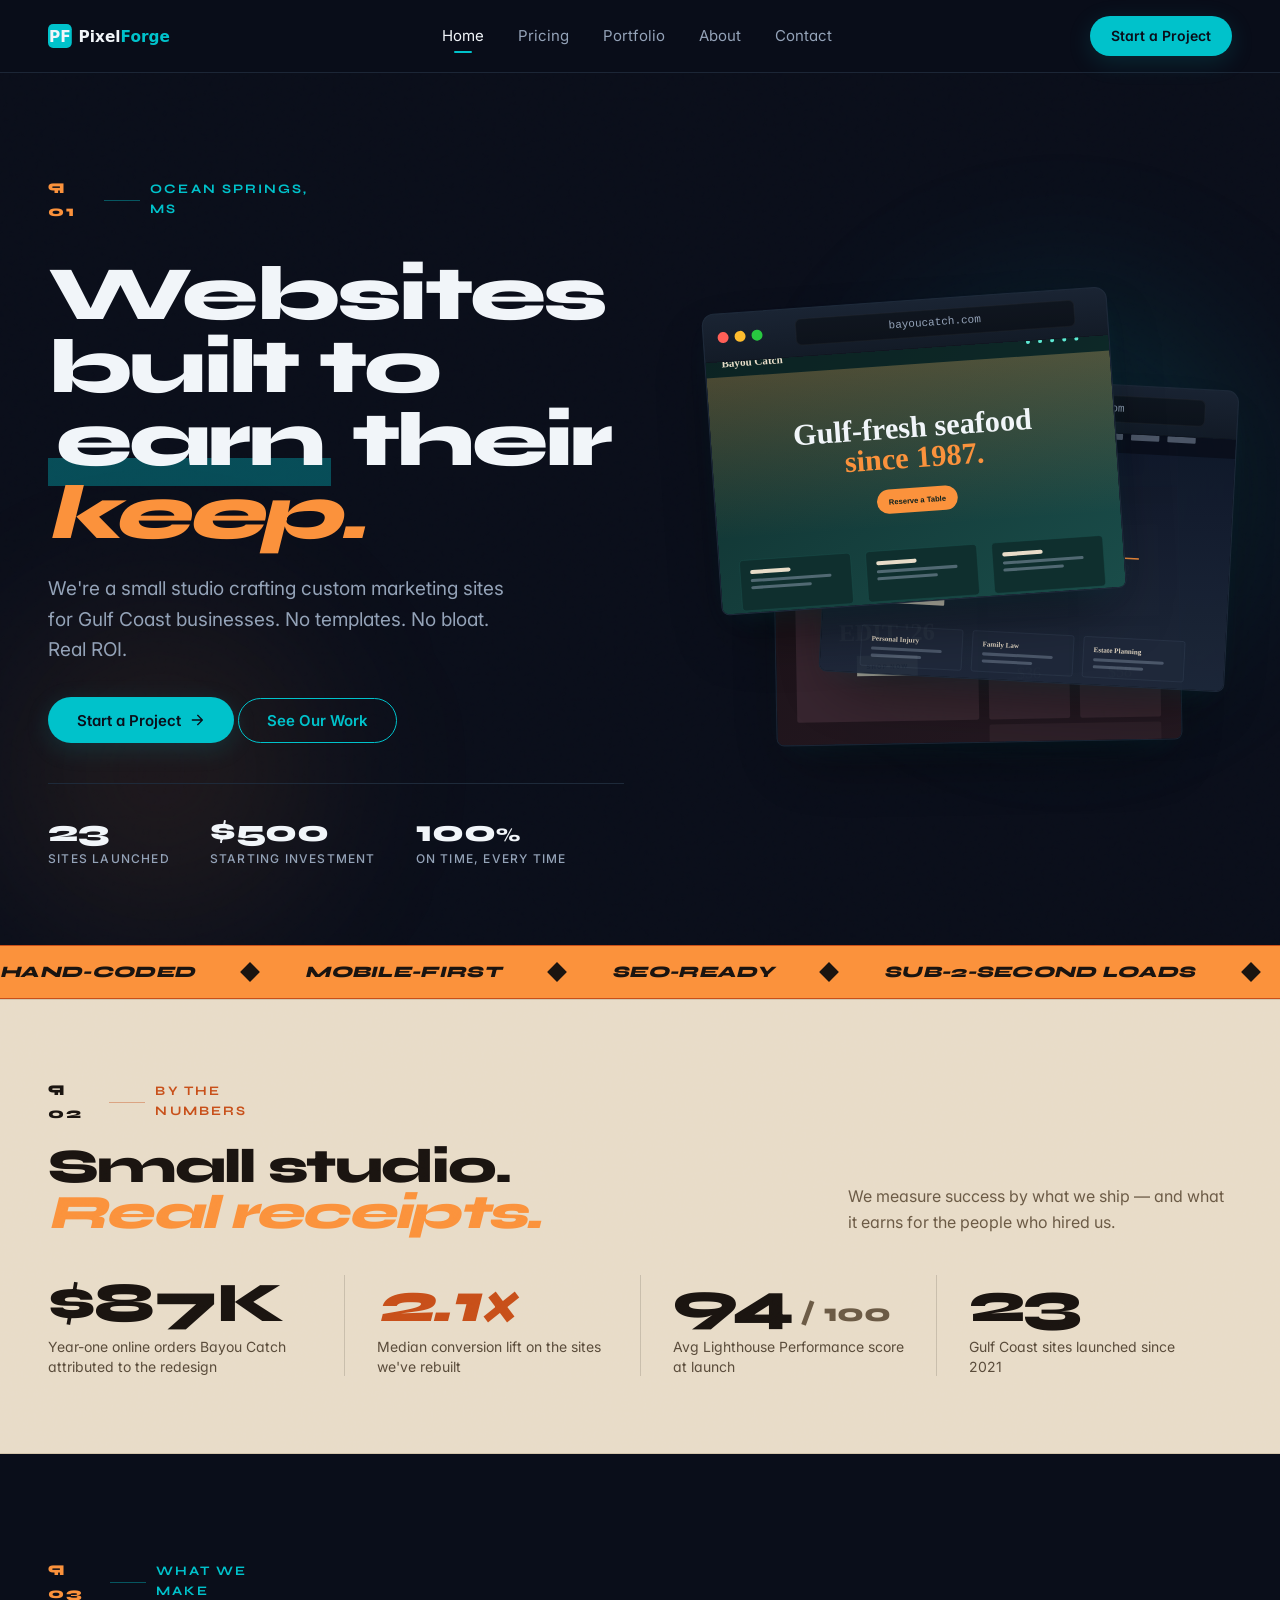
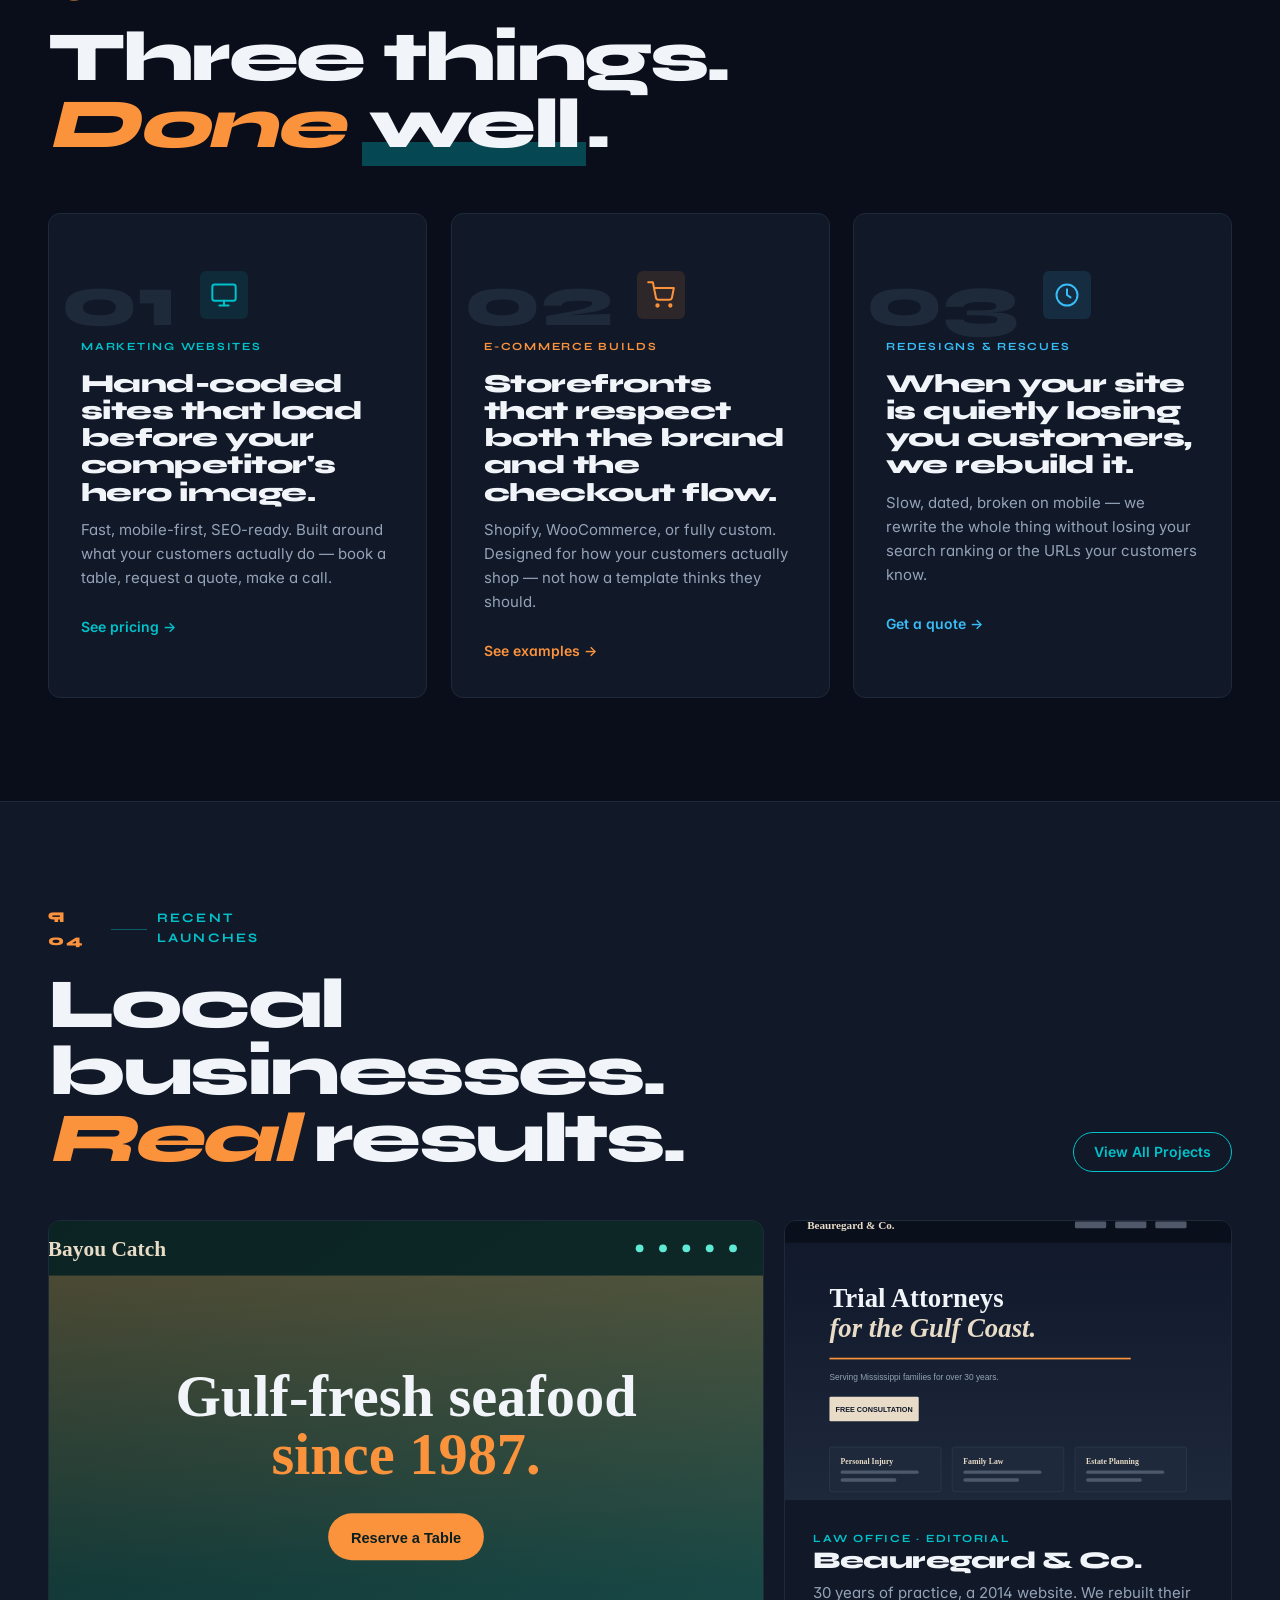
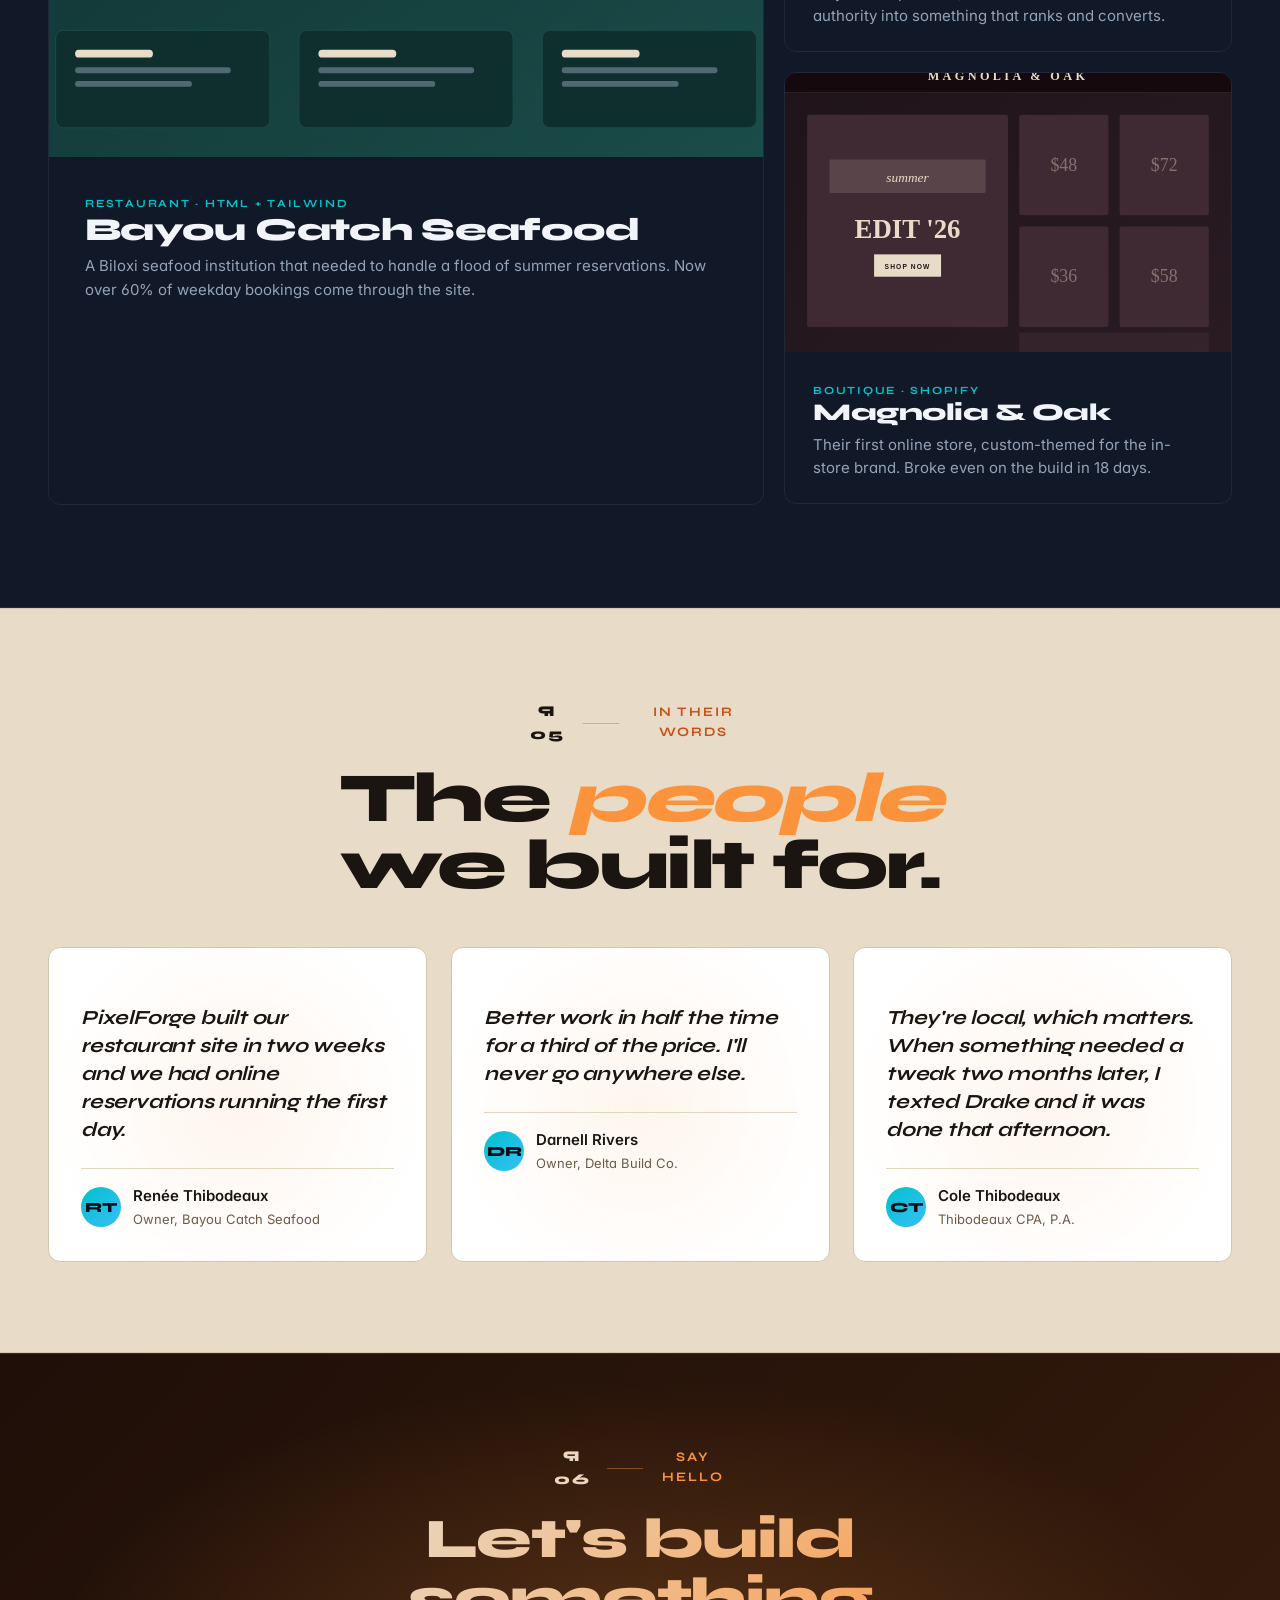
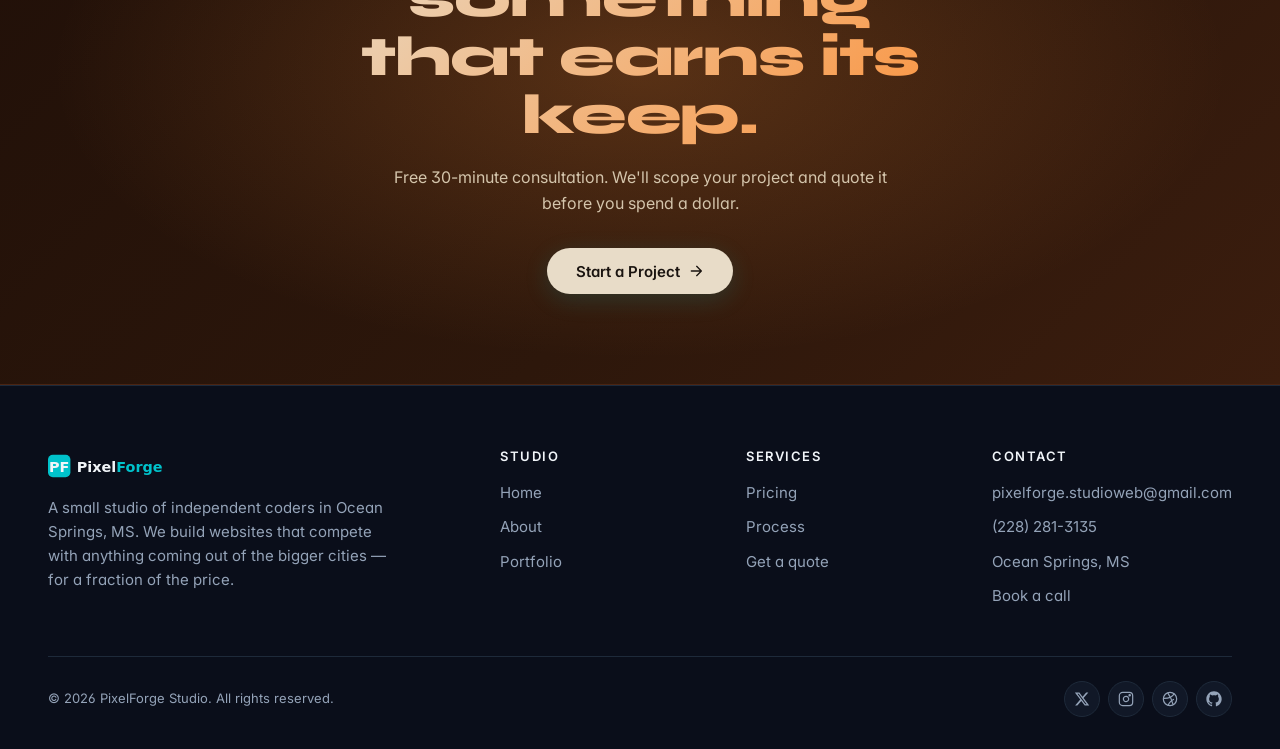
<file: index.html>
<!DOCTYPE html>
<html lang="en">
<head>
  <meta charset="UTF-8" />
  <meta name="viewport" content="width=device-width, initial-scale=1, viewport-fit=cover" />
  <title>PixelForge — Web Design Studio in Ocean Springs, MS</title>
  <meta name="description" content="PixelForge is a small studio of independent coders in Ocean Springs, Mississippi. We build fast, custom websites for Gulf Coast businesses. Projects start at $500." />
  <meta name="theme-color" content="#0A0E1A" />
  <link rel="icon" type="image/svg+xml" href="assets/logo/favicon.svg" />

  <link rel="preconnect" href="https://fonts.googleapis.com" />
  <link rel="preconnect" href="https://fonts.gstatic.com" crossorigin />
  <link href="https://fonts.googleapis.com/css2?family=Inter:wght@400;500;600;700&family=Syne:wght@700;800&display=swap" rel="stylesheet" />

  <link rel="stylesheet" href="css/styles.css" />
</head>
<body>

  <!-- Reading progress -->
  <div class="reading-bar" aria-hidden="true"><div class="reading-bar__fill"></div></div>

  <!-- === HEADER === -->
  <header class="site-header">
    <div class="container-x site-header__inner">
      <a href="index.html" aria-label="PixelForge home" style="display:flex; align-items:center;">
        <img src="assets/logo/logo.svg" alt="PixelForge" style="height:34px; width:auto;" />
      </a>
      <nav class="site-nav" aria-label="Primary">
        <a href="index.html" class="nav-link active">Home</a>
        <a href="pricing.html" class="nav-link">Pricing</a>
        <a href="portfolio.html" class="nav-link">Portfolio</a>
        <a href="about.html" class="nav-link">About</a>
        <a href="contact.html" class="nav-link">Contact</a>
      </nav>
      <div style="display:flex; align-items:center; gap:0.75rem;">
        <a href="contact.html" class="btn btn-primary btn-sm hidden md:inline-flex" data-magnetic>Start a Project</a>
        <button class="nav-burger" data-nav-burger aria-label="Open navigation" aria-expanded="false" aria-controls="nav-drawer">
          <svg class="ico" viewBox="0 0 24 24" fill="none" stroke="currentColor" stroke-width="2" stroke-linecap="round"><path d="M4 7h16M4 12h16M4 17h16"/></svg>
        </button>
      </div>
    </div>
  </header>

  <div class="nav-overlay" aria-hidden="true"></div>
  <aside class="nav-drawer" id="nav-drawer" aria-label="Mobile navigation">
    <div class="nav-drawer__head">
      <img src="assets/logo/logo.svg" alt="PixelForge" style="height:28px;" />
      <button class="nav-burger" data-nav-close aria-label="Close navigation">
        <svg class="ico" viewBox="0 0 24 24" fill="none" stroke="currentColor" stroke-width="2" stroke-linecap="round"><path d="M6 6l12 12M6 18L18 6"/></svg>
      </button>
    </div>
    <a href="index.html" class="nav-link active">Home</a>
    <a href="pricing.html" class="nav-link">Pricing</a>
    <a href="portfolio.html" class="nav-link">Portfolio</a>
    <a href="about.html" class="nav-link">About</a>
    <a href="contact.html" class="nav-link">Contact</a>
    <a href="contact.html" class="btn btn-primary" data-magnetic style="margin-top:1rem;">Start a Project</a>
  </aside>
  <!-- === /HEADER === -->

  <main>

    <!-- =============================================
         HERO — split layout, type left + stack right
         ============================================= -->
    <section class="hero-v2 grain">
      <div class="hero-v2__decor" aria-hidden="true"></div>
      <div class="container-x">
        <div class="hero-v2__grid">

          <div>
            <span class="pilcrow">
              <span class="pilcrow__num">¶ 01</span>
              <span class="pilcrow__rule"></span>
              <span>Ocean Springs, MS</span>
            </span>

            <h1 class="hero-v2__head" data-hero-headline>
              <span class="word">Websites</span>
              <span class="word">built</span>
              <span class="word">to</span>
              <span class="word"><span class="ul">earn</span></span>
              <span class="word">their</span>
              <span class="word accent">keep.</span>
            </h1>

            <p class="hero-v2__sub" data-hero-fade>
              We're a small studio crafting custom marketing sites for Gulf Coast businesses.
              No templates. No bloat. Real ROI.
            </p>

            <div style="display:flex; flex-wrap:wrap; gap:0.875rem;" data-hero-fade>
              <a href="contact.html" class="btn btn-primary" data-magnetic>
                Start a Project
                <svg class="ico-sm" viewBox="0 0 24 24" fill="none" stroke="currentColor" stroke-width="2" stroke-linecap="round" stroke-linejoin="round"><path d="M5 12h14M13 5l7 7-7 7"/></svg>
              </a>
              <a href="portfolio.html" class="btn btn-ghost">See Our Work</a>
            </div>

            <div class="hero-v2__meta" data-hero-fade>
              <div class="hero-v2__meta-item">
                <span class="hero-v2__meta-num">23</span>
                <span class="hero-v2__meta-label">Sites launched</span>
              </div>
              <div class="hero-v2__meta-item">
                <span class="hero-v2__meta-num">$500</span>
                <span class="hero-v2__meta-label">Starting investment</span>
              </div>
              <div class="hero-v2__meta-item">
                <span class="hero-v2__meta-num">100<small style="font-size:0.625em;">%</small></span>
                <span class="hero-v2__meta-label">On time, every time</span>
              </div>
            </div>
          </div>

          <!-- Visual stack -->
          <div class="hero-stack" aria-hidden="true">
            <div class="browser-frame hero-stack__frame hero-stack__frame--1">
              <div class="browser-frame__bar">
                <div class="browser-frame__dots">
                  <span class="browser-frame__dot browser-frame__dot--r"></span>
                  <span class="browser-frame__dot browser-frame__dot--y"></span>
                  <span class="browser-frame__dot browser-frame__dot--g"></span>
                </div>
                <div class="browser-frame__url">bayoucatch.com</div>
              </div>
              <div class="browser-frame__body">
                <img src="assets/images/project-seafood.svg" alt="" loading="eager" />
              </div>
            </div>
            <div class="browser-frame hero-stack__frame hero-stack__frame--2">
              <div class="browser-frame__bar">
                <div class="browser-frame__dots">
                  <span class="browser-frame__dot browser-frame__dot--r"></span>
                  <span class="browser-frame__dot browser-frame__dot--y"></span>
                  <span class="browser-frame__dot browser-frame__dot--g"></span>
                </div>
                <div class="browser-frame__url">beauregard-law.com</div>
              </div>
              <div class="browser-frame__body">
                <img src="assets/images/project-law.svg" alt="" loading="eager" />
              </div>
            </div>
            <div class="browser-frame hero-stack__frame hero-stack__frame--3">
              <div class="browser-frame__bar">
                <div class="browser-frame__dots">
                  <span class="browser-frame__dot browser-frame__dot--r"></span>
                  <span class="browser-frame__dot browser-frame__dot--y"></span>
                  <span class="browser-frame__dot browser-frame__dot--g"></span>
                </div>
                <div class="browser-frame__url">magnolia-oak.shop</div>
              </div>
              <div class="browser-frame__body">
                <img src="assets/images/project-boutique.svg" alt="" loading="eager" />
              </div>
            </div>
          </div>

        </div>
      </div>
    </section>

    <!-- =============================================
         RIBBON — sunset, animated
         ============================================= -->
    <div class="ribbon" aria-hidden="true">
      <div class="ribbon__track">
        <div>
          <span>Hand-coded</span><span class="ribbon__star"></span>
          <span>Mobile-first</span><span class="ribbon__star"></span>
          <span>SEO-ready</span><span class="ribbon__star"></span>
          <span>Sub-2-second loads</span><span class="ribbon__star"></span>
          <span>Local + reachable</span><span class="ribbon__star"></span>
          <span>No templates, ever</span><span class="ribbon__star"></span>
        </div>
        <div>
          <span>Hand-coded</span><span class="ribbon__star"></span>
          <span>Mobile-first</span><span class="ribbon__star"></span>
          <span>SEO-ready</span><span class="ribbon__star"></span>
          <span>Sub-2-second loads</span><span class="ribbon__star"></span>
          <span>Local + reachable</span><span class="ribbon__star"></span>
          <span>No templates, ever</span><span class="ribbon__star"></span>
        </div>
      </div>
    </div>

    <!-- =============================================
         SAND SECTION — stats strip (light interlude)
         ============================================= -->
    <section class="section--sand grain" style="padding:clamp(3rem, 6vw, 5rem) 0;">
      <div class="container-x">
        <div class="reveal" style="display:flex; align-items:flex-end; justify-content:space-between; gap:2rem; margin-bottom:2.5rem; flex-wrap:wrap;">
          <div style="max-width:32rem;">
            <span class="pilcrow">
              <span class="pilcrow__num">¶ 02</span>
              <span class="pilcrow__rule"></span>
              <span>By the numbers</span>
            </span>
            <h2 class="editorial-title" style="font-size:clamp(2rem, 4vw, 3rem);">
              Small studio. <em>Real receipts.</em>
            </h2>
          </div>
          <p class="muted-on-sand" style="max-width:24rem; font-size:1rem; line-height:1.6;">
            We measure success by what we ship — and what it earns for the people who hired us.
          </p>
        </div>

        <div class="stat-strip reveal">
          <div class="stat-strip__item">
            <span class="stat-strip__num">$<span data-count="87" data-suffix="K">87K</span></span>
            <span class="stat-strip__label">Year-one online orders Bayou Catch attributed to the redesign</span>
          </div>
          <div class="stat-strip__item">
            <span class="stat-strip__num"><em>2.1×</em></span>
            <span class="stat-strip__label">Median conversion lift on the sites we've rebuilt</span>
          </div>
          <div class="stat-strip__item">
            <span class="stat-strip__num"><span data-count="94" data-suffix="">94</span><small style="font-size:0.45em; color:#6B5A45; letter-spacing:0;"> / 100</small></span>
            <span class="stat-strip__label">Avg Lighthouse Performance score at launch</span>
          </div>
          <div class="stat-strip__item">
            <span class="stat-strip__num"><span data-count="23" data-suffix="">23</span></span>
            <span class="stat-strip__label">Gulf Coast sites launched since 2021</span>
          </div>
        </div>
      </div>
    </section>

    <!-- =============================================
         SERVICES — magazine cards w/ numerals
         ============================================= -->
    <section class="section">
      <div class="container-x">
        <div class="reveal" style="max-width:50rem; margin-bottom:3.5rem;">
          <span class="pilcrow">
            <span class="pilcrow__num">¶ 03</span>
            <span class="pilcrow__rule"></span>
            <span>What we make</span>
          </span>
          <h2 class="editorial-title">
            Three things. <em>Done</em> <span class="ul">well</span>.
          </h2>
        </div>

        <div class="grid-3">
          <article class="mag-card reveal" data-spotlight data-delay="0ms">
            <span class="mag-card__num">01</span>
            <div class="card__icon" style="background:rgba(0,194,203,0.1); color:var(--color-teal);">
              <svg class="ico-lg" viewBox="0 0 24 24" fill="none" stroke="currentColor" stroke-width="1.7" stroke-linecap="round" stroke-linejoin="round"><path d="M2 5a2 2 0 012-2h16a2 2 0 012 2v10a2 2 0 01-2 2H4a2 2 0 01-2-2V5z"/><path d="M8 21h8M12 17v4"/></svg>
            </div>
            <p class="mag-card__kicker">Marketing Websites</p>
            <h3 class="mag-card__title">Hand-coded sites that load before your competitor's hero image.</h3>
            <p class="mag-card__body">Fast, mobile-first, SEO-ready. Built around what your customers actually do — book a table, request a quote, make a call.</p>
            <a href="pricing.html" class="mag-card__link">See pricing →</a>
          </article>

          <article class="mag-card reveal" data-spotlight data-delay="100ms">
            <span class="mag-card__num">02</span>
            <div class="card__icon" style="background:rgba(251,146,60,0.12); color:var(--color-sunset);">
              <svg class="ico-lg" viewBox="0 0 24 24" fill="none" stroke="currentColor" stroke-width="1.7" stroke-linecap="round" stroke-linejoin="round"><circle cx="9" cy="21" r="1"/><circle cx="20" cy="21" r="1"/><path d="M1 1h4l2.68 13.39A2 2 0 009.66 16h9.72a2 2 0 002-1.61L23 6H6"/></svg>
            </div>
            <p class="mag-card__kicker" style="color:var(--color-sunset);">E-commerce Builds</p>
            <h3 class="mag-card__title">Storefronts that respect both the brand and the checkout flow.</h3>
            <p class="mag-card__body">Shopify, WooCommerce, or fully custom. Designed for how your customers actually shop — not how a template thinks they should.</p>
            <a href="portfolio.html" class="mag-card__link" style="color:var(--color-sunset);">See examples →</a>
          </article>

          <article class="mag-card reveal" data-spotlight data-delay="200ms">
            <span class="mag-card__num">03</span>
            <div class="card__icon" style="background:rgba(56,189,248,0.12); color:var(--color-ocean-blue);">
              <svg class="ico-lg" viewBox="0 0 24 24" fill="none" stroke="currentColor" stroke-width="1.7" stroke-linecap="round" stroke-linejoin="round"><path d="M21 12a9 9 0 11-18 0 9 9 0 0118 0z"/><path d="M12 7v5l3 2"/></svg>
            </div>
            <p class="mag-card__kicker" style="color:var(--color-ocean-blue);">Redesigns &amp; Rescues</p>
            <h3 class="mag-card__title">When your site is quietly losing you customers, we rebuild it.</h3>
            <p class="mag-card__body">Slow, dated, broken on mobile — we rewrite the whole thing without losing your search ranking or the URLs your customers know.</p>
            <a href="contact.html" class="mag-card__link" style="color:var(--color-ocean-blue);">Get a quote →</a>
          </article>
        </div>
      </div>
    </section>

    <!-- =============================================
         FEATURED WORK — bento asymmetric
         ============================================= -->
    <section class="section section--surface">
      <div class="container-x">
        <div style="display:flex; flex-wrap:wrap; align-items:flex-end; justify-content:space-between; gap:1.5rem; margin-bottom:3rem;">
          <div class="reveal" style="max-width:46rem;">
            <span class="pilcrow">
              <span class="pilcrow__num">¶ 04</span>
              <span class="pilcrow__rule"></span>
              <span>Recent launches</span>
            </span>
            <h2 class="editorial-title">
              Local businesses. <em>Real</em> results.
            </h2>
          </div>
          <a href="portfolio.html" class="btn btn-ghost btn-sm reveal">View All Projects</a>
        </div>

        <div class="work-bento">
          <!-- Big featured -->
          <a href="portfolio.html" class="feature-tile feature-tile--lg reveal" data-spotlight>
            <div class="feature-tile__media">
              <img src="assets/images/project-seafood.svg" alt="Bayou Catch website" loading="lazy" />
            </div>
            <div class="feature-tile__meta">
              <span class="feature-tile__kicker">Restaurant · HTML + Tailwind</span>
              <h3 class="feature-tile__title">Bayou Catch Seafood</h3>
              <p class="feature-tile__sub">A Biloxi seafood institution that needed to handle a flood of summer reservations. Now over 60% of weekday bookings come through the site.</p>
            </div>
          </a>

          <a href="portfolio.html" class="feature-tile reveal" data-spotlight data-delay="80ms">
            <div class="feature-tile__media">
              <img src="assets/images/project-law.svg" alt="Beauregard &amp; Co. website" loading="lazy" />
            </div>
            <div class="feature-tile__meta">
              <span class="feature-tile__kicker">Law Office · Editorial</span>
              <h3 class="feature-tile__title">Beauregard &amp; Co.</h3>
              <p class="feature-tile__sub">30 years of practice, a 2014 website. We rebuilt their authority into something that ranks and converts.</p>
            </div>
          </a>

          <a href="portfolio.html" class="feature-tile reveal" data-spotlight data-delay="160ms">
            <div class="feature-tile__media">
              <img src="assets/images/project-boutique.svg" alt="Magnolia &amp; Oak boutique" loading="lazy" />
            </div>
            <div class="feature-tile__meta">
              <span class="feature-tile__kicker">Boutique · Shopify</span>
              <h3 class="feature-tile__title">Magnolia &amp; Oak</h3>
              <p class="feature-tile__sub">Their first online store, custom-themed for the in-store brand. Broke even on the build in 18 days.</p>
            </div>
          </a>
        </div>
      </div>
    </section>

    <!-- =============================================
         PULL-QUOTE TESTIMONIALS — sand section
         ============================================= -->
    <section class="section--sand grain" style="padding:clamp(4rem, 7vw, 6rem) 0;">
      <div class="container-x">
        <div class="reveal" style="max-width:42rem; margin:0 auto 3rem; text-align:center;">
          <span class="pilcrow" style="justify-content:center;">
            <span class="pilcrow__num">¶ 05</span>
            <span class="pilcrow__rule"></span>
            <span>In their words</span>
          </span>
          <h2 class="editorial-title" style="margin:0 auto;">
            The <em>people</em> we built for.
          </h2>
        </div>

        <div class="grid-3">
          <article class="pullquote reveal" data-spotlight data-delay="0ms">
            <p class="pullquote__body">PixelForge built our restaurant site in two weeks and we had online reservations running the first day.</p>
            <div class="pullquote__author">
              <span class="pullquote__avatar">RT</span>
              <div>
                <div class="pullquote__name">Renée Thibodeaux</div>
                <div class="pullquote__role">Owner, Bayou Catch Seafood</div>
              </div>
            </div>
          </article>

          <article class="pullquote reveal" data-spotlight data-delay="120ms">
            <p class="pullquote__body">Better work in half the time for a third of the price. I'll never go anywhere else.</p>
            <div class="pullquote__author">
              <span class="pullquote__avatar">DR</span>
              <div>
                <div class="pullquote__name">Darnell Rivers</div>
                <div class="pullquote__role">Owner, Delta Build Co.</div>
              </div>
            </div>
          </article>

          <article class="pullquote reveal" data-spotlight data-delay="240ms">
            <p class="pullquote__body">They're local, which matters. When something needed a tweak two months later, I texted Drake and it was done that afternoon.</p>
            <div class="pullquote__author">
              <span class="pullquote__avatar">CT</span>
              <div>
                <div class="pullquote__name">Cole Thibodeaux</div>
                <div class="pullquote__role">Thibodeaux CPA, P.A.</div>
              </div>
            </div>
          </article>
        </div>
      </div>
    </section>

    <!-- =============================================
         CTA — sunset gradient
         ============================================= -->
    <section class="cta-band cta-band--sunset">
      <div class="container-x">
        <span class="pilcrow" style="justify-content:center; color:var(--color-sunset);">
          <span class="pilcrow__num" style="color:var(--color-sand);">¶ 06</span>
          <span class="pilcrow__rule"></span>
          <span>Say hello</span>
        </span>
        <h2 class="cta-band__title">Let's build something that earns its keep.</h2>
        <p class="cta-band__sub" style="color:#D4C5AC;">Free 30-minute consultation. We'll scope your project and quote it before you spend a dollar.</p>
        <a href="contact.html" class="btn btn-primary" data-magnetic style="background:var(--color-sand); color:#1A1410;">
          Start a Project
          <svg class="ico-sm" viewBox="0 0 24 24" fill="none" stroke="currentColor" stroke-width="2" stroke-linecap="round" stroke-linejoin="round"><path d="M5 12h14M13 5l7 7-7 7"/></svg>
        </a>
      </div>
    </section>
  </main>

  <!-- === FOOTER === -->
  <footer class="site-footer">
    <div class="container-x">
      <div class="site-footer__grid">
        <div class="site-footer__col site-footer__brand">
          <img src="assets/logo/logo.svg" alt="PixelForge" style="height:32px; width:auto;" />
          <p>A small studio of independent coders in Ocean Springs, MS. We build websites that compete with anything coming out of the bigger cities — for a fraction of the price.</p>
        </div>
        <div class="site-footer__col">
          <h4>Studio</h4>
          <ul>
            <li><a href="index.html">Home</a></li>
            <li><a href="about.html">About</a></li>
            <li><a href="portfolio.html">Portfolio</a></li>
          </ul>
        </div>
        <div class="site-footer__col">
          <h4>Services</h4>
          <ul>
            <li><a href="pricing.html">Pricing</a></li>
            <li><a href="pricing.html">Process</a></li>
            <li><a href="contact.html">Get a quote</a></li>
          </ul>
        </div>
        <div class="site-footer__col">
          <h4>Contact</h4>
          <ul>
            <li><a href="mailto:pixelforge.studioweb@gmail.com">pixelforge.studioweb@gmail.com</a></li>
            <li><a href="tel:+12282813135">(228) 281-3135</a></li>
            <li><a href="contact.html">Ocean Springs, MS</a></li>
            <li><a href="contact.html">Book a call</a></li>
          </ul>
        </div>
      </div>
      <div class="site-footer__bottom">
        <span>© <span data-year>2026</span> PixelForge Studio. All rights reserved.</span>
        <div class="social" aria-label="Social links">
          <a href="#" aria-label="Twitter / X"><svg class="ico-sm" viewBox="0 0 24 24" fill="currentColor"><path d="M18.244 2.25h3.308l-7.227 8.26 8.502 11.24H16.17l-5.214-6.817L4.99 21.75H1.68l7.73-8.835L1.254 2.25H8.08l4.713 6.231zm-1.161 17.52h1.833L7.084 4.126H5.117z"/></svg></a>
          <a href="#" aria-label="Instagram"><svg class="ico-sm" viewBox="0 0 24 24" fill="none" stroke="currentColor" stroke-width="1.8"><rect x="2" y="2" width="20" height="20" rx="5"/><path d="M16 11.37A4 4 0 1112.63 8 4 4 0 0116 11.37z"/><circle cx="17.5" cy="6.5" r="1" fill="currentColor"/></svg></a>
          <a href="#" aria-label="Dribbble"><svg class="ico-sm" viewBox="0 0 24 24" fill="none" stroke="currentColor" stroke-width="1.8"><circle cx="12" cy="12" r="10"/><path d="M8.56 2.75c4.37 6.03 6.02 9.42 8.03 17.72M2.5 11.04c8.92.18 13.34-2.5 16-7.42m-9.43 18.15c2.06-4.95 3.74-7.5 8.93-9.42"/></svg></a>
          <a href="#" aria-label="GitHub"><svg class="ico-sm" viewBox="0 0 24 24" fill="currentColor"><path d="M12 .5C5.65.5.5 5.65.5 12c0 5.08 3.29 9.39 7.86 10.92.58.11.79-.25.79-.56v-2c-3.2.7-3.88-1.36-3.88-1.36-.52-1.33-1.27-1.69-1.27-1.69-1.04-.71.08-.7.08-.7 1.15.08 1.76 1.18 1.76 1.18 1.02 1.75 2.69 1.24 3.34.95.1-.74.4-1.24.73-1.53-2.55-.29-5.23-1.27-5.23-5.66 0-1.25.45-2.27 1.18-3.07-.12-.29-.51-1.46.11-3.04 0 0 .96-.31 3.15 1.17.91-.25 1.89-.38 2.86-.39.97 0 1.95.13 2.86.39 2.18-1.48 3.14-1.17 3.14-1.17.63 1.58.24 2.75.12 3.04.73.8 1.18 1.82 1.18 3.07 0 4.4-2.69 5.37-5.25 5.65.41.36.78 1.06.78 2.13v3.16c0 .31.2.68.79.56C20.22 21.38 23.5 17.07 23.5 12 23.5 5.65 18.35.5 12 .5z"/></svg></a>
        </div>
      </div>
    </div>
  </footer>

  <script src="https://cdn.jsdelivr.net/npm/gsap@3.12.5/dist/gsap.min.js"></script>
  <script src="js/main.js"></script>

  <!-- Calendly badge widget begin -->
  <link href="https://assets.calendly.com/assets/external/widget.css" rel="stylesheet">
  <script src="https://assets.calendly.com/assets/external/widget.js" type="text/javascript" async></script>
  <script type="text/javascript">
    (function () {
      function initCalendlyBadge() {
        Calendly.initBadgeWidget({ url: 'https://calendly.com/pixelforge-studioweb', text: 'Schedule a call with me', color: '#0069ff', textColor: '#45dcff', branding: true });
      }
      function waitForCalendly() {
        if (typeof Calendly !== 'undefined') { initCalendlyBadge(); return; }
        var tries = 0;
        var poll = setInterval(function () {
          if (typeof Calendly !== 'undefined') { clearInterval(poll); initCalendlyBadge(); }
          else if (++tries > 100) { clearInterval(poll); }
        }, 100);
      }
      if (document.readyState === 'complete') waitForCalendly();
      else window.addEventListener('load', waitForCalendly);
    })();
  </script>
  <!-- Calendly badge widget end -->
</body>
</html>
</file>
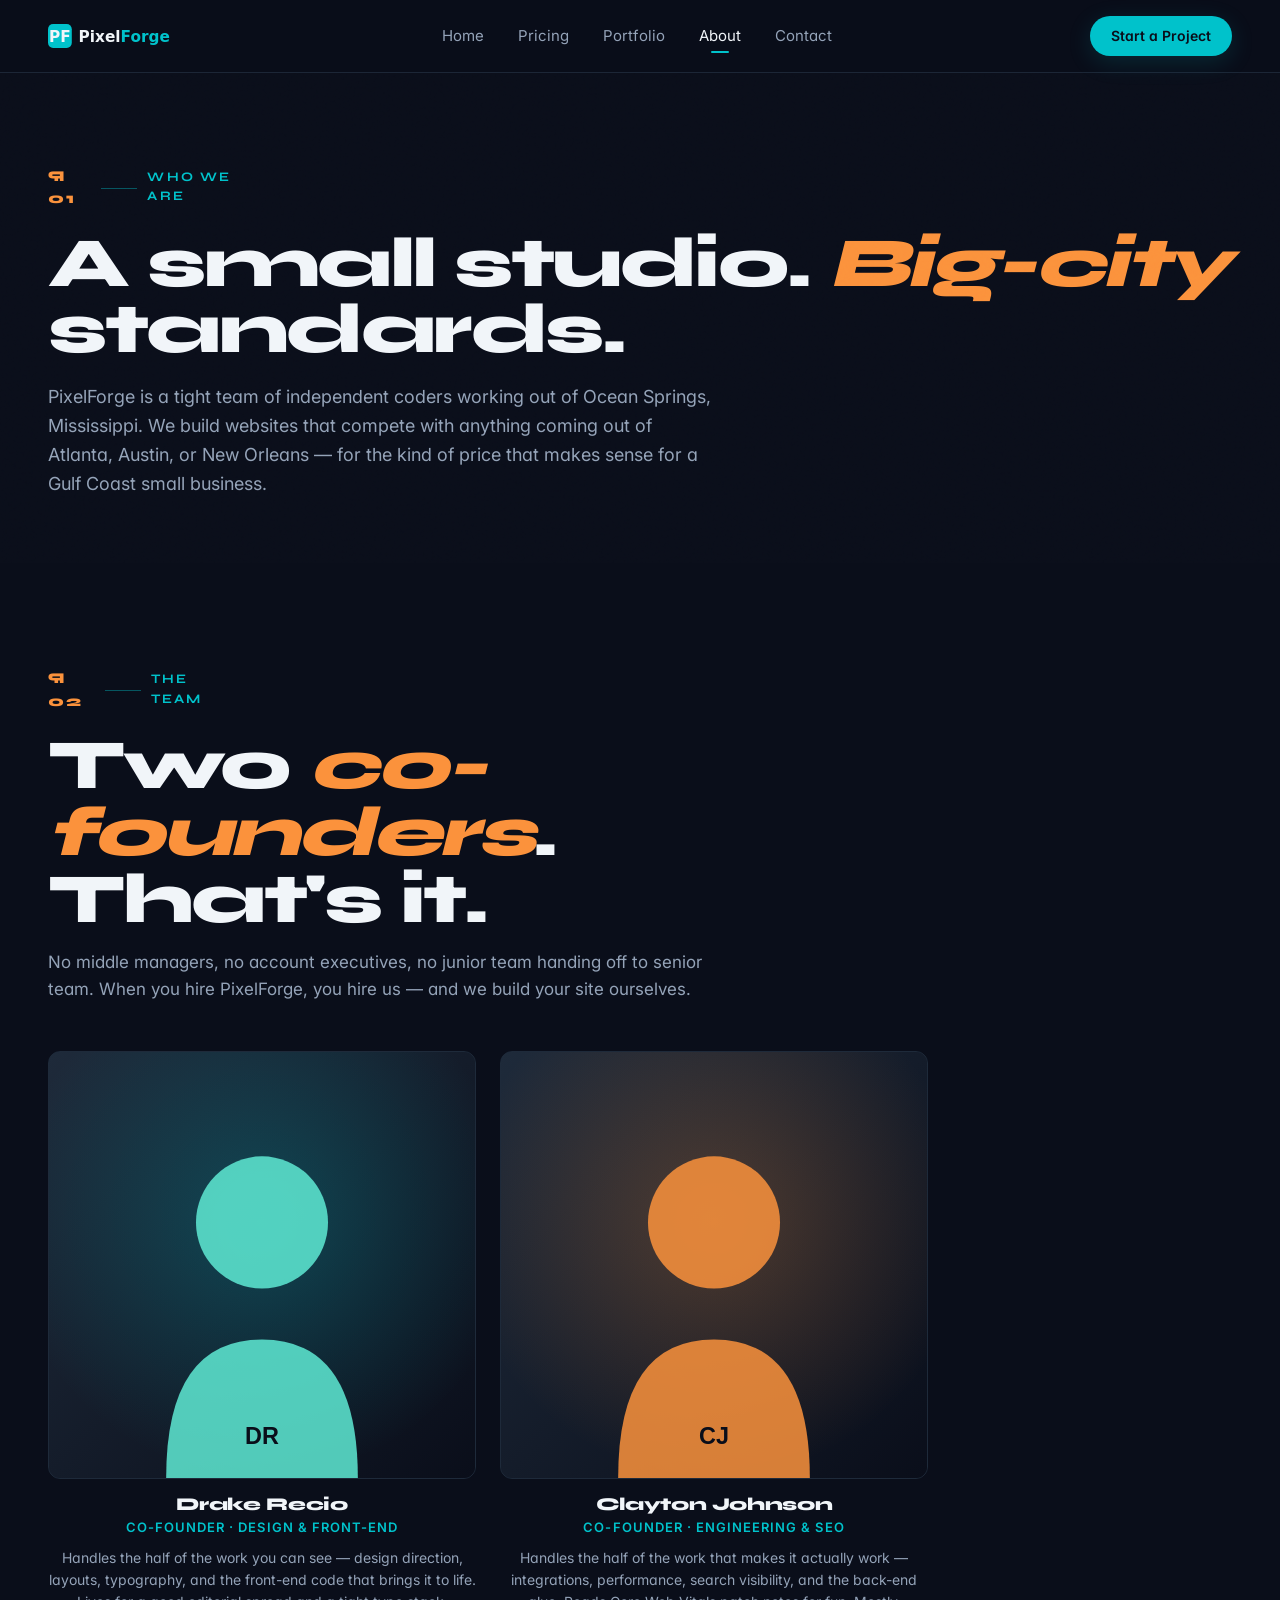
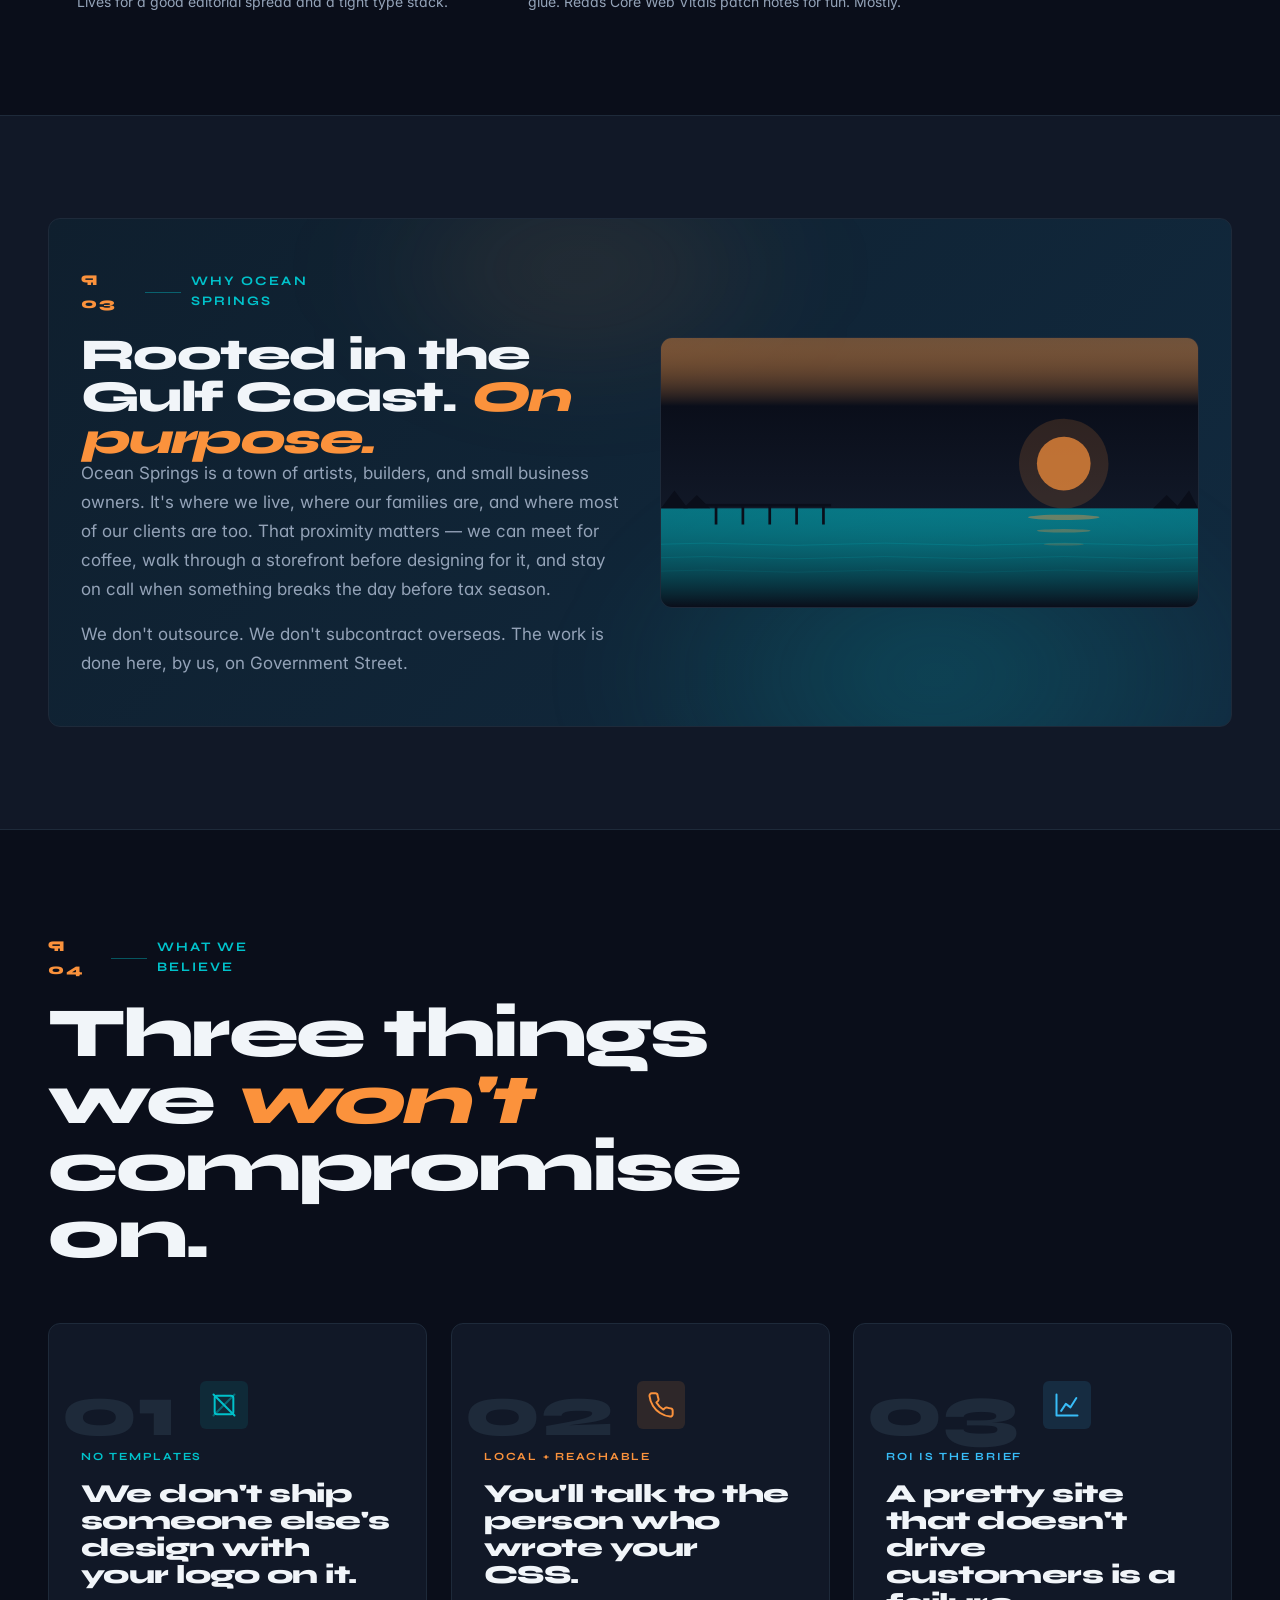
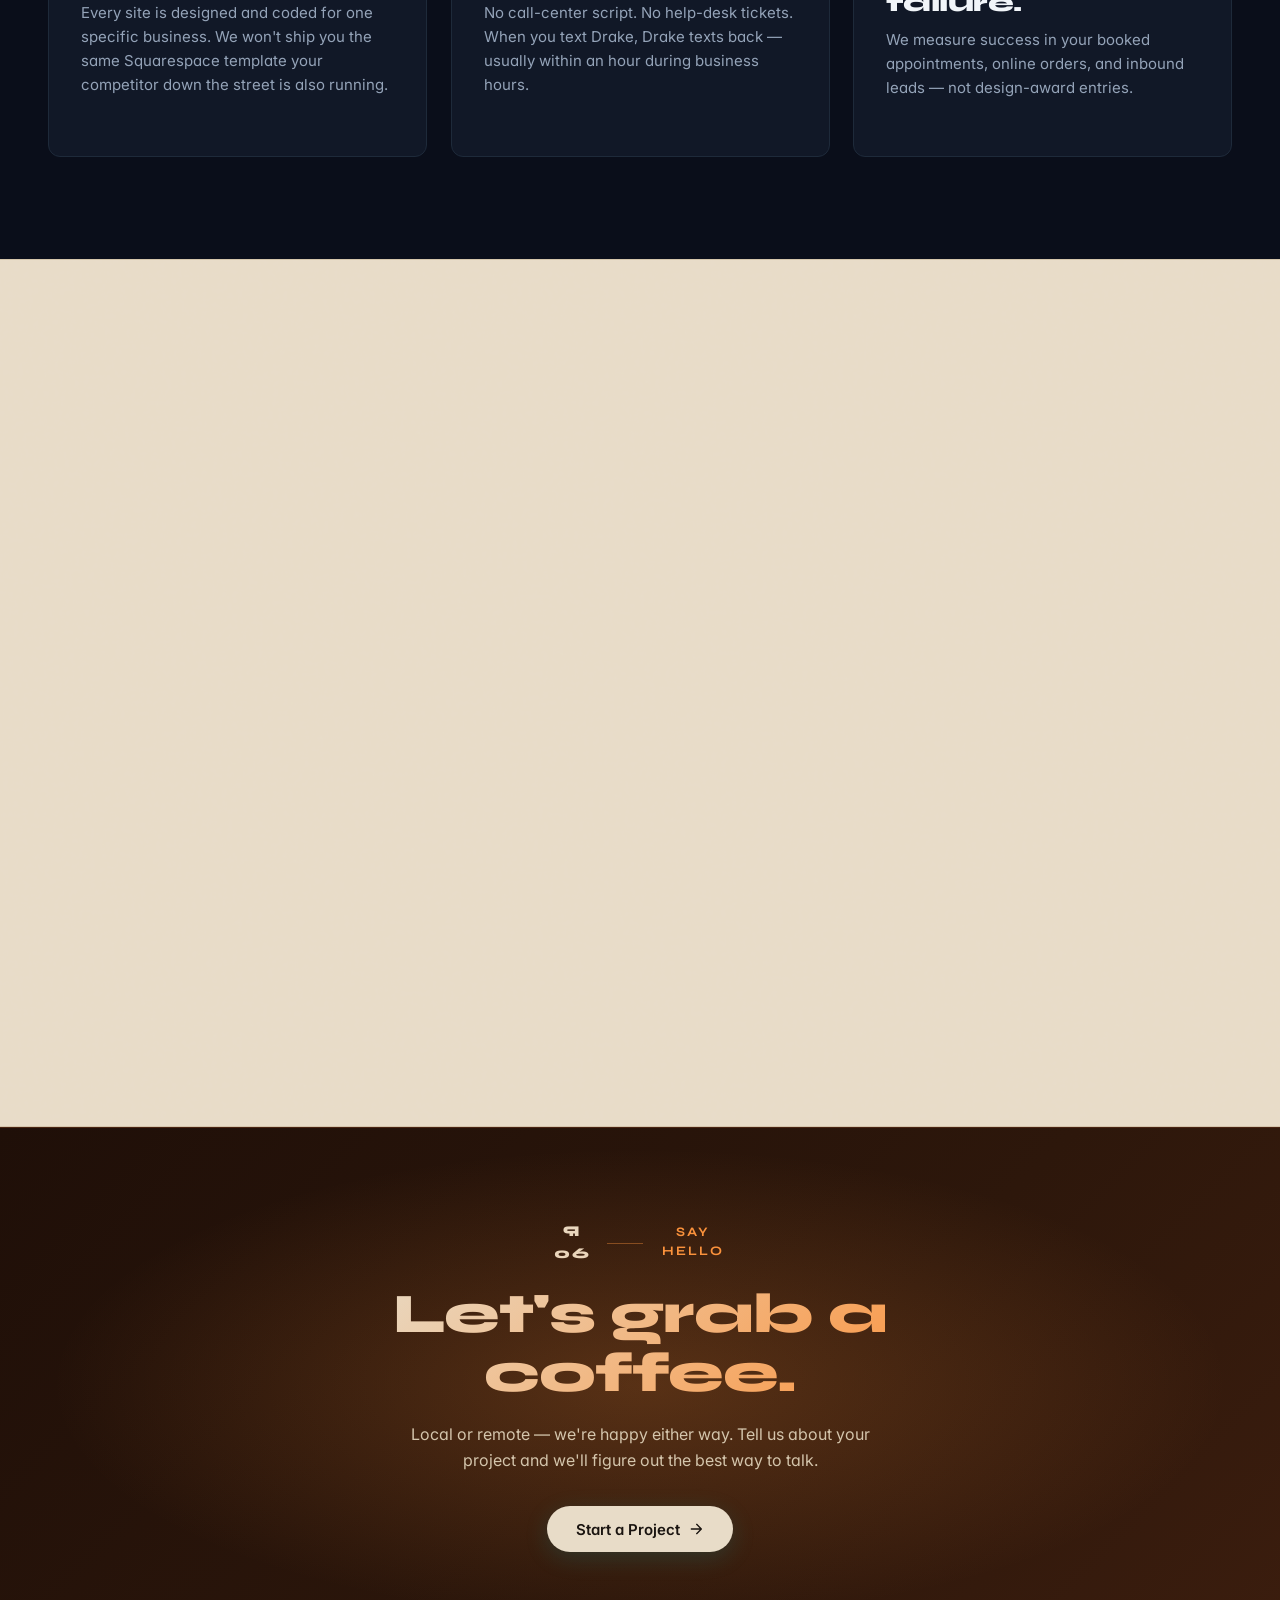
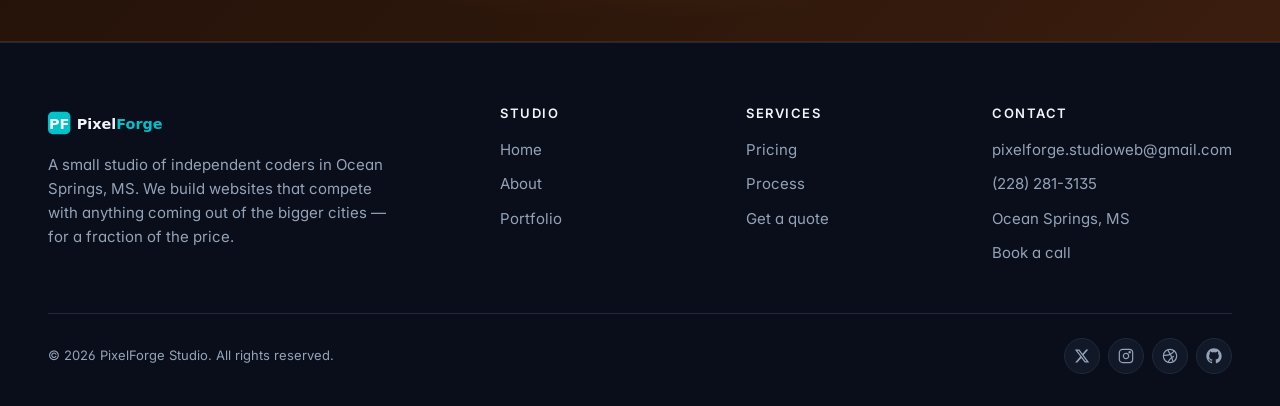
<file: about.html>
<!DOCTYPE html>
<html lang="en">
<head>
  <meta charset="UTF-8" />
  <meta name="viewport" content="width=device-width, initial-scale=1, viewport-fit=cover" />
  <title>About — PixelForge</title>
  <meta name="description" content="PixelForge is a small team of independent coders building custom websites from Ocean Springs, Mississippi. Meet the team and learn what makes us different." />
  <meta name="theme-color" content="#0A0E1A" />
  <link rel="icon" type="image/svg+xml" href="assets/logo/favicon.svg" />

  <link rel="preconnect" href="https://fonts.googleapis.com" />
  <link rel="preconnect" href="https://fonts.gstatic.com" crossorigin />
  <link href="https://fonts.googleapis.com/css2?family=Inter:wght@400;500;600;700&family=Syne:wght@700;800&display=swap" rel="stylesheet" />

  <link rel="stylesheet" href="css/styles.css" />
</head>
<body>

  <!-- Reading progress -->
  <div class="reading-bar" aria-hidden="true"><div class="reading-bar__fill"></div></div>

  <!-- === HEADER === -->
  <header class="site-header">
    <div class="container-x site-header__inner">
      <a href="index.html" aria-label="PixelForge home" style="display:flex; align-items:center;">
        <img src="assets/logo/logo.svg" alt="PixelForge" style="height:34px; width:auto;" />
      </a>
      <nav class="site-nav" aria-label="Primary">
        <a href="index.html" class="nav-link">Home</a>
        <a href="pricing.html" class="nav-link">Pricing</a>
        <a href="portfolio.html" class="nav-link">Portfolio</a>
        <a href="about.html" class="nav-link active">About</a>
        <a href="contact.html" class="nav-link">Contact</a>
      </nav>
      <div style="display:flex; align-items:center; gap:0.75rem;">
        <a href="contact.html" class="btn btn-primary btn-sm hidden md:inline-flex" data-magnetic>Start a Project</a>
        <button class="nav-burger" data-nav-burger aria-label="Open navigation" aria-expanded="false" aria-controls="nav-drawer">
          <svg class="ico" viewBox="0 0 24 24" fill="none" stroke="currentColor" stroke-width="2" stroke-linecap="round"><path d="M4 7h16M4 12h16M4 17h16"/></svg>
        </button>
      </div>
    </div>
  </header>

  <div class="nav-overlay" aria-hidden="true"></div>
  <aside class="nav-drawer" id="nav-drawer" aria-label="Mobile navigation">
    <div class="nav-drawer__head">
      <img src="assets/logo/logo.svg" alt="PixelForge" style="height:28px;" />
      <button class="nav-burger" data-nav-close aria-label="Close navigation">
        <svg class="ico" viewBox="0 0 24 24" fill="none" stroke="currentColor" stroke-width="2" stroke-linecap="round"><path d="M6 6l12 12M6 18L18 6"/></svg>
      </button>
    </div>
    <a href="index.html" class="nav-link">Home</a>
    <a href="pricing.html" class="nav-link">Pricing</a>
    <a href="portfolio.html" class="nav-link">Portfolio</a>
    <a href="about.html" class="nav-link active">About</a>
    <a href="contact.html" class="nav-link">Contact</a>
    <a href="contact.html" class="btn btn-primary" data-magnetic style="margin-top:1rem;">Start a Project</a>
  </aside>
  <!-- === /HEADER === -->

  <main>
    <!-- PAGE HERO -->
    <section class="page-hero grain">
      <div class="container-x">
        <span class="pilcrow">
          <span class="pilcrow__num">¶ 01</span>
          <span class="pilcrow__rule"></span>
          <span>Who we are</span>
        </span>
        <h1 class="editorial-title" style="margin-bottom:1.25rem;">
          A small studio. <em>Big-city</em> standards.
        </h1>
        <p class="page-hero__lede">
          PixelForge is a tight team of independent coders working out of Ocean Springs, Mississippi.
          We build websites that compete with anything coming out of Atlanta, Austin, or New Orleans —
          for the kind of price that makes sense for a Gulf Coast small business.
        </p>
      </div>
    </section>

    <!-- TEAM -->
    <section class="section">
      <div class="container-x">
        <div class="reveal" style="max-width:46rem; margin-bottom:3rem;">
          <span class="pilcrow">
            <span class="pilcrow__num">¶ 02</span>
            <span class="pilcrow__rule"></span>
            <span>The team</span>
          </span>
          <h2 class="editorial-title">
            Two <em>co-founders</em>. That's it.
          </h2>
          <p class="section-lede" style="margin-top:1rem;">No middle managers, no account executives, no junior team handing off to senior team. When you hire PixelForge, you hire us — and we build your site ourselves.</p>
        </div>

        <div class="grid-2" style="max-width:880px;">
          <article class="member reveal" data-spotlight data-delay="0ms">
            <div class="member__photo">
              <img src="assets/images/portrait-drake.svg" alt="Drake Recio portrait" />
            </div>
            <h3 class="member__name">Drake Recio</h3>
            <p class="member__role">Co-Founder · Design &amp; Front-End</p>
            <p class="member__bio">Handles the half of the work you can see — design direction, layouts, typography, and the front-end code that brings it to life. Lives for a good editorial spread and a tight type stack.</p>
          </article>

          <article class="member reveal" data-spotlight data-delay="120ms">
            <div class="member__photo">
              <img src="assets/images/portrait-clayton.svg" alt="Clayton Johnson portrait" />
            </div>
            <h3 class="member__name">Clayton Johnson</h3>
            <p class="member__role">Co-Founder · Engineering &amp; SEO</p>
            <p class="member__bio">Handles the half of the work that makes it actually work — integrations, performance, search visibility, and the back-end glue. Reads Core Web Vitals patch notes for fun. Mostly.</p>
          </article>
        </div>
      </div>
    </section>

    <!-- COASTAL IDENTITY -->
    <section class="section section--surface">
      <div class="container-x">
        <div class="coastal-panel reveal">
          <div class="grid-2" style="align-items:center; gap:2.5rem;">
            <div>
              <span class="pilcrow">
                <span class="pilcrow__num">¶ 03</span>
                <span class="pilcrow__rule"></span>
                <span>Why Ocean Springs</span>
              </span>
              <h2 class="editorial-title" style="font-size:clamp(2rem, 4vw, 2.75rem);">Rooted in the Gulf Coast. <em>On purpose.</em></h2>
              <p style="color:var(--color-muted); line-height:1.7; font-size:1.0625rem; margin-bottom:1rem;">
                Ocean Springs is a town of artists, builders, and small business owners. It's where we live,
                where our families are, and where most of our clients are too. That proximity matters — we can
                meet for coffee, walk through a storefront before designing for it, and stay on call when something
                breaks the day before tax season.
              </p>
              <p style="color:var(--color-muted); line-height:1.7; font-size:1.0625rem;">
                We don't outsource. We don't subcontract overseas. The work is done here, by us, on Government Street.
              </p>
            </div>
            <div>
              <img src="assets/images/coastal.svg" alt="Stylized Ocean Springs pier at sunset" style="width:100%; border-radius:var(--radius); border:1px solid var(--color-border);" loading="lazy" />
            </div>
          </div>
        </div>
      </div>
    </section>

    <!-- VALUES -->
    <section class="section">
      <div class="container-x">
        <div class="reveal" style="max-width:46rem; margin-bottom:3.5rem;">
          <span class="pilcrow">
            <span class="pilcrow__num">¶ 04</span>
            <span class="pilcrow__rule"></span>
            <span>What we believe</span>
          </span>
          <h2 class="editorial-title">
            Three things we <em>won't</em> compromise on.
          </h2>
        </div>

        <div class="grid-3">
          <article class="mag-card reveal" data-spotlight data-delay="0ms">
            <span class="mag-card__num">01</span>
            <div class="card__icon" style="background:rgba(0,194,203,0.1); color:var(--color-teal);">
              <svg class="ico-lg" viewBox="0 0 24 24" fill="none" stroke="currentColor" stroke-width="1.7" stroke-linecap="round" stroke-linejoin="round"><path d="M3 3l18 18"/><path d="M21 3L3 21" opacity="0.4"/><rect x="4" y="4" width="16" height="16" rx="2"/></svg>
            </div>
            <p class="mag-card__kicker">No templates</p>
            <h3 class="mag-card__title">We don't ship someone else's design with your logo on it.</h3>
            <p class="mag-card__body">Every site is designed and coded for one specific business. We won't ship you the same Squarespace template your competitor down the street is also running.</p>
          </article>

          <article class="mag-card reveal" data-spotlight data-delay="120ms">
            <span class="mag-card__num">02</span>
            <div class="card__icon" style="background:rgba(251,146,60,0.12); color:var(--color-sunset);">
              <svg class="ico-lg" viewBox="0 0 24 24" fill="none" stroke="currentColor" stroke-width="1.7" stroke-linecap="round" stroke-linejoin="round"><path d="M22 16.92v3a2 2 0 01-2.18 2 19.79 19.79 0 01-8.63-3.07 19.5 19.5 0 01-6-6A19.79 19.79 0 012.12 4.18 2 2 0 014.11 2h3a2 2 0 012 1.72 12.84 12.84 0 00.7 2.81 2 2 0 01-.45 2.11L8.09 9.91a16 16 0 006 6l1.27-1.27a2 2 0 012.11-.45 12.84 12.84 0 002.81.7A2 2 0 0122 16.92z"/></svg>
            </div>
            <p class="mag-card__kicker" style="color:var(--color-sunset);">Local + reachable</p>
            <h3 class="mag-card__title">You'll talk to the person who wrote your CSS.</h3>
            <p class="mag-card__body">No call-center script. No help-desk tickets. When you text Drake, Drake texts back — usually within an hour during business hours.</p>
          </article>

          <article class="mag-card reveal" data-spotlight data-delay="240ms">
            <span class="mag-card__num">03</span>
            <div class="card__icon" style="background:rgba(56,189,248,0.12); color:var(--color-ocean-blue);">
              <svg class="ico-lg" viewBox="0 0 24 24" fill="none" stroke="currentColor" stroke-width="1.7" stroke-linecap="round" stroke-linejoin="round"><path d="M3 3v18h18"/><path d="M7 17l4-6 4 3 5-8"/></svg>
            </div>
            <p class="mag-card__kicker" style="color:var(--color-ocean-blue);">ROI is the brief</p>
            <h3 class="mag-card__title">A pretty site that doesn't drive customers is a failure.</h3>
            <p class="mag-card__body">We measure success in your booked appointments, online orders, and inbound leads — not design-award entries.</p>
          </article>
        </div>
      </div>
    </section>

    <!-- TESTIMONIALS — sand pull-quotes -->
    <section class="section--sand grain" style="padding:clamp(4rem, 7vw, 6rem) 0;">
      <div class="container-x">
        <div class="reveal" style="max-width:46rem; margin-bottom:3rem;">
          <span class="pilcrow">
            <span class="pilcrow__num">¶ 05</span>
            <span class="pilcrow__rule"></span>
            <span>In their words</span>
          </span>
          <h2 class="editorial-title">
            What it's <em>like</em> to work with us.
          </h2>
        </div>

        <div class="grid-3">
          <article class="pullquote reveal" data-spotlight data-delay="0ms">
            <p class="pullquote__body">Drake designed something that actually looks like our space, not a generic restaurant template. We've gotten compliments from out-of-town guests who Googled us before driving in.</p>
            <div class="pullquote__author">
              <span class="pullquote__avatar">RT</span>
              <div>
                <div class="pullquote__name">Renée Thibodeaux</div>
                <div class="pullquote__role">Bayou Catch Seafood, Biloxi</div>
              </div>
            </div>
          </article>

          <article class="pullquote reveal" data-spotlight data-delay="120ms">
            <p class="pullquote__body">Clayton quoted a number, hit the number, and shipped on the day he said he would. The site has tripled our consultation requests in six months.</p>
            <div class="pullquote__author">
              <span class="pullquote__avatar">EB</span>
              <div>
                <div class="pullquote__name">Ellis Beauregard</div>
                <div class="pullquote__role">Partner, Beauregard &amp; Co.</div>
              </div>
            </div>
          </article>

          <article class="pullquote reveal" data-spotlight data-delay="240ms">
            <p class="pullquote__body">My Google ranking for 'Ocean Springs CPA' moved from page three to position two in about ten weeks. That's real money in my door.</p>
            <div class="pullquote__author">
              <span class="pullquote__avatar">CT</span>
              <div>
                <div class="pullquote__name">Cole Thibodeaux</div>
                <div class="pullquote__role">Thibodeaux CPA, P.A.</div>
              </div>
            </div>
          </article>
        </div>
      </div>
    </section>

    <!-- CTA BAND -->
    <section class="cta-band cta-band--sunset">
      <div class="container-x">
        <span class="pilcrow" style="justify-content:center; color:var(--color-sunset);">
          <span class="pilcrow__num" style="color:var(--color-sand);">¶ 06</span>
          <span class="pilcrow__rule"></span>
          <span>Say hello</span>
        </span>
        <h2 class="cta-band__title">Let's grab a coffee.</h2>
        <p class="cta-band__sub" style="color:#D4C5AC;">Local or remote — we're happy either way. Tell us about your project and we'll figure out the best way to talk.</p>
        <a href="contact.html" class="btn btn-primary" data-magnetic style="background:var(--color-sand); color:#1A1410;">
          Start a Project
          <svg class="ico-sm" viewBox="0 0 24 24" fill="none" stroke="currentColor" stroke-width="2" stroke-linecap="round" stroke-linejoin="round"><path d="M5 12h14M13 5l7 7-7 7"/></svg>
        </a>
      </div>
    </section>
  </main>

  <!-- === FOOTER === -->
  <footer class="site-footer">
    <div class="container-x">
      <div class="site-footer__grid">
        <div class="site-footer__col site-footer__brand">
          <img src="assets/logo/logo.svg" alt="PixelForge" style="height:32px; width:auto;" />
          <p>A small studio of independent coders in Ocean Springs, MS. We build websites that compete with anything coming out of the bigger cities — for a fraction of the price.</p>
        </div>
        <div class="site-footer__col">
          <h4>Studio</h4>
          <ul>
            <li><a href="index.html">Home</a></li>
            <li><a href="about.html">About</a></li>
            <li><a href="portfolio.html">Portfolio</a></li>
          </ul>
        </div>
        <div class="site-footer__col">
          <h4>Services</h4>
          <ul>
            <li><a href="pricing.html">Pricing</a></li>
            <li><a href="pricing.html">Process</a></li>
            <li><a href="contact.html">Get a quote</a></li>
          </ul>
        </div>
        <div class="site-footer__col">
          <h4>Contact</h4>
          <ul>
            <li><a href="mailto:pixelforge.studioweb@gmail.com">pixelforge.studioweb@gmail.com</a></li>
            <li><a href="tel:+12282813135">(228) 281-3135</a></li>
            <li><a href="contact.html">Ocean Springs, MS</a></li>
            <li><a href="contact.html">Book a call</a></li>
          </ul>
        </div>
      </div>
      <div class="site-footer__bottom">
        <span>© <span data-year>2026</span> PixelForge Studio. All rights reserved.</span>
        <div class="social" aria-label="Social links">
          <a href="#" aria-label="Twitter / X"><svg class="ico-sm" viewBox="0 0 24 24" fill="currentColor"><path d="M18.244 2.25h3.308l-7.227 8.26 8.502 11.24H16.17l-5.214-6.817L4.99 21.75H1.68l7.73-8.835L1.254 2.25H8.08l4.713 6.231zm-1.161 17.52h1.833L7.084 4.126H5.117z"/></svg></a>
          <a href="#" aria-label="Instagram"><svg class="ico-sm" viewBox="0 0 24 24" fill="none" stroke="currentColor" stroke-width="1.8"><rect x="2" y="2" width="20" height="20" rx="5"/><path d="M16 11.37A4 4 0 1112.63 8 4 4 0 0116 11.37z"/><circle cx="17.5" cy="6.5" r="1" fill="currentColor"/></svg></a>
          <a href="#" aria-label="Dribbble"><svg class="ico-sm" viewBox="0 0 24 24" fill="none" stroke="currentColor" stroke-width="1.8"><circle cx="12" cy="12" r="10"/><path d="M8.56 2.75c4.37 6.03 6.02 9.42 8.03 17.72M2.5 11.04c8.92.18 13.34-2.5 16-7.42m-9.43 18.15c2.06-4.95 3.74-7.5 8.93-9.42"/></svg></a>
          <a href="#" aria-label="GitHub"><svg class="ico-sm" viewBox="0 0 24 24" fill="currentColor"><path d="M12 .5C5.65.5.5 5.65.5 12c0 5.08 3.29 9.39 7.86 10.92.58.11.79-.25.79-.56v-2c-3.2.7-3.88-1.36-3.88-1.36-.52-1.33-1.27-1.69-1.27-1.69-1.04-.71.08-.7.08-.7 1.15.08 1.76 1.18 1.76 1.18 1.02 1.75 2.69 1.24 3.34.95.1-.74.4-1.24.73-1.53-2.55-.29-5.23-1.27-5.23-5.66 0-1.25.45-2.27 1.18-3.07-.12-.29-.51-1.46.11-3.04 0 0 .96-.31 3.15 1.17.91-.25 1.89-.38 2.86-.39.97 0 1.95.13 2.86.39 2.18-1.48 3.14-1.17 3.14-1.17.63 1.58.24 2.75.12 3.04.73.8 1.18 1.82 1.18 3.07 0 4.4-2.69 5.37-5.25 5.65.41.36.78 1.06.78 2.13v3.16c0 .31.2.68.79.56C20.22 21.38 23.5 17.07 23.5 12 23.5 5.65 18.35.5 12 .5z"/></svg></a>
        </div>
      </div>
    </div>
  </footer>

  <script src="https://cdn.jsdelivr.net/npm/gsap@3.12.5/dist/gsap.min.js"></script>
  <script src="js/main.js"></script>

  <!-- Calendly badge widget begin -->
  <link href="https://assets.calendly.com/assets/external/widget.css" rel="stylesheet">
  <script src="https://assets.calendly.com/assets/external/widget.js" type="text/javascript" async></script>
  <script type="text/javascript">
    (function () {
      function initCalendlyBadge() {
        Calendly.initBadgeWidget({ url: 'https://calendly.com/pixelforge-studioweb', text: 'Schedule a call with me', color: '#0069ff', textColor: '#45dcff', branding: true });
      }
      function waitForCalendly() {
        if (typeof Calendly !== 'undefined') { initCalendlyBadge(); return; }
        var tries = 0;
        var poll = setInterval(function () {
          if (typeof Calendly !== 'undefined') { clearInterval(poll); initCalendlyBadge(); }
          else if (++tries > 100) { clearInterval(poll); }
        }, 100);
      }
      if (document.readyState === 'complete') waitForCalendly();
      else window.addEventListener('load', waitForCalendly);
    })();
  </script>
  <!-- Calendly badge widget end -->
</body>
</html>
</file>
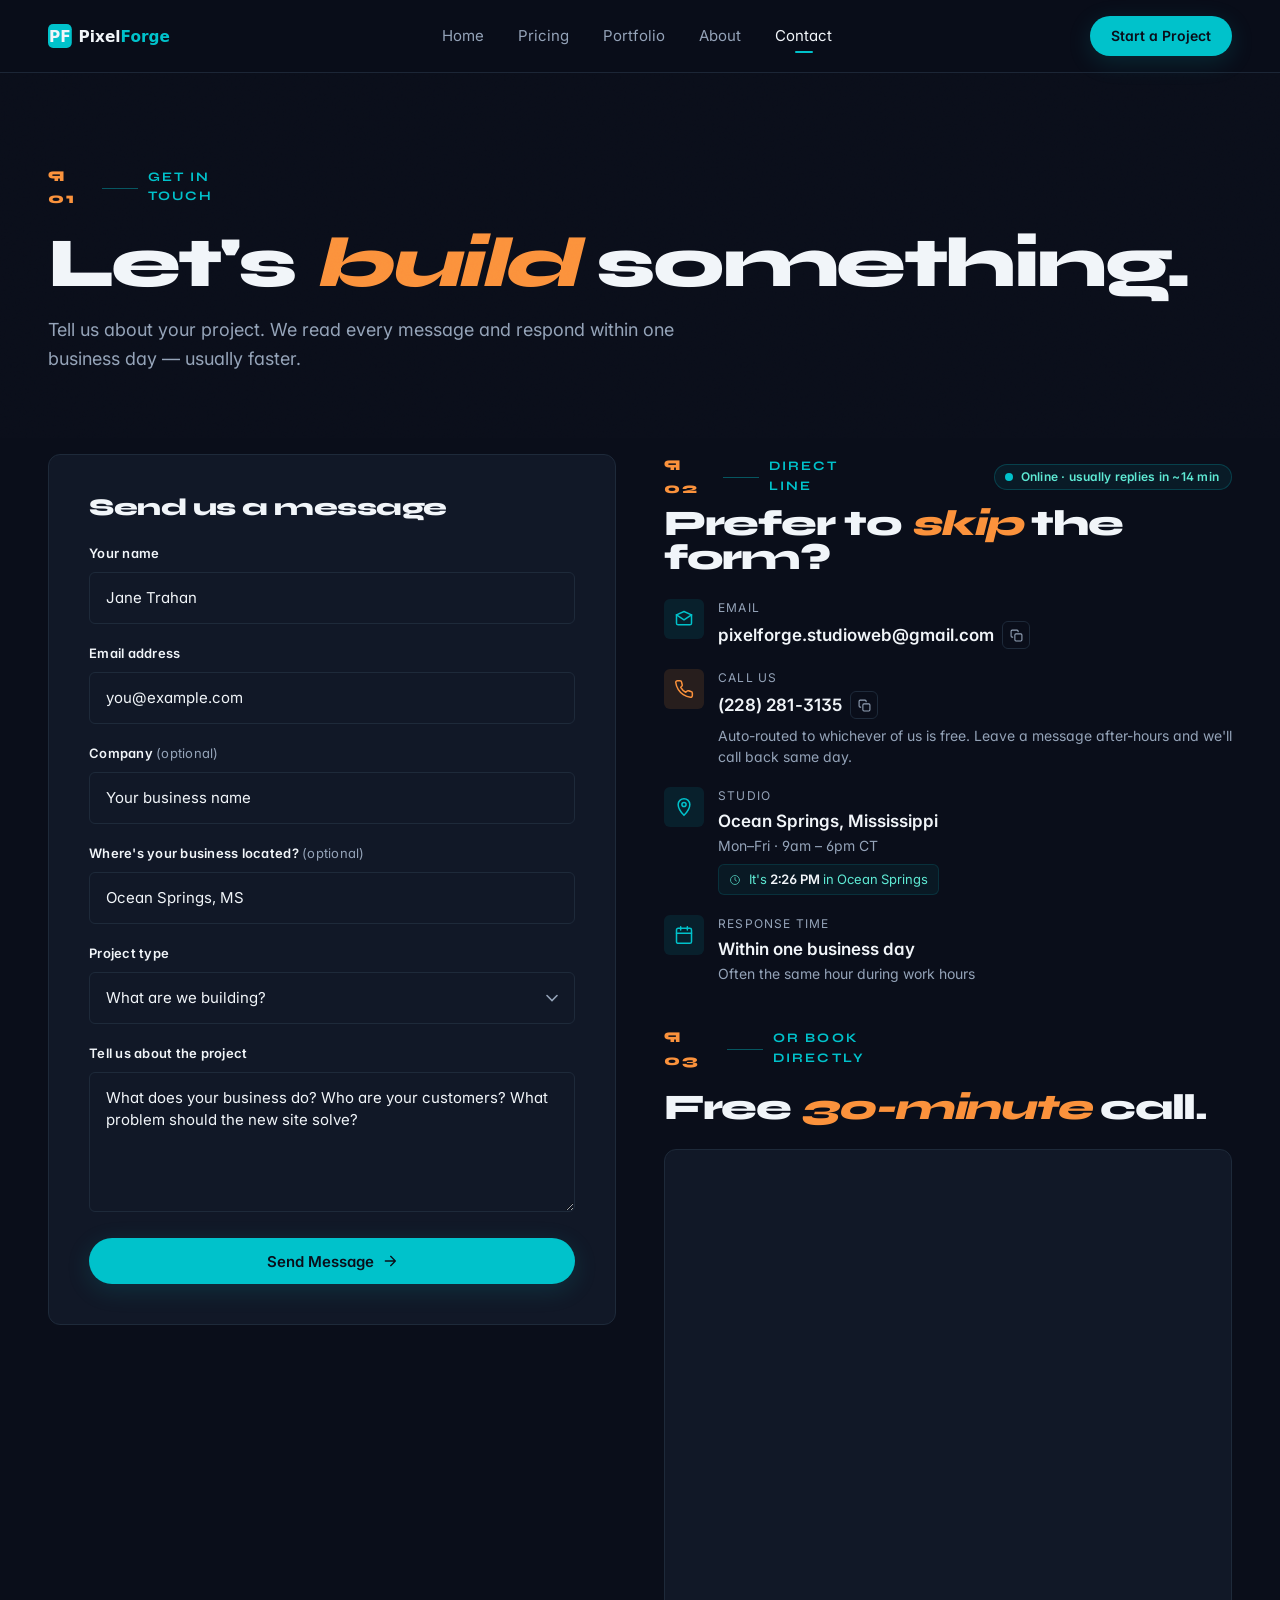
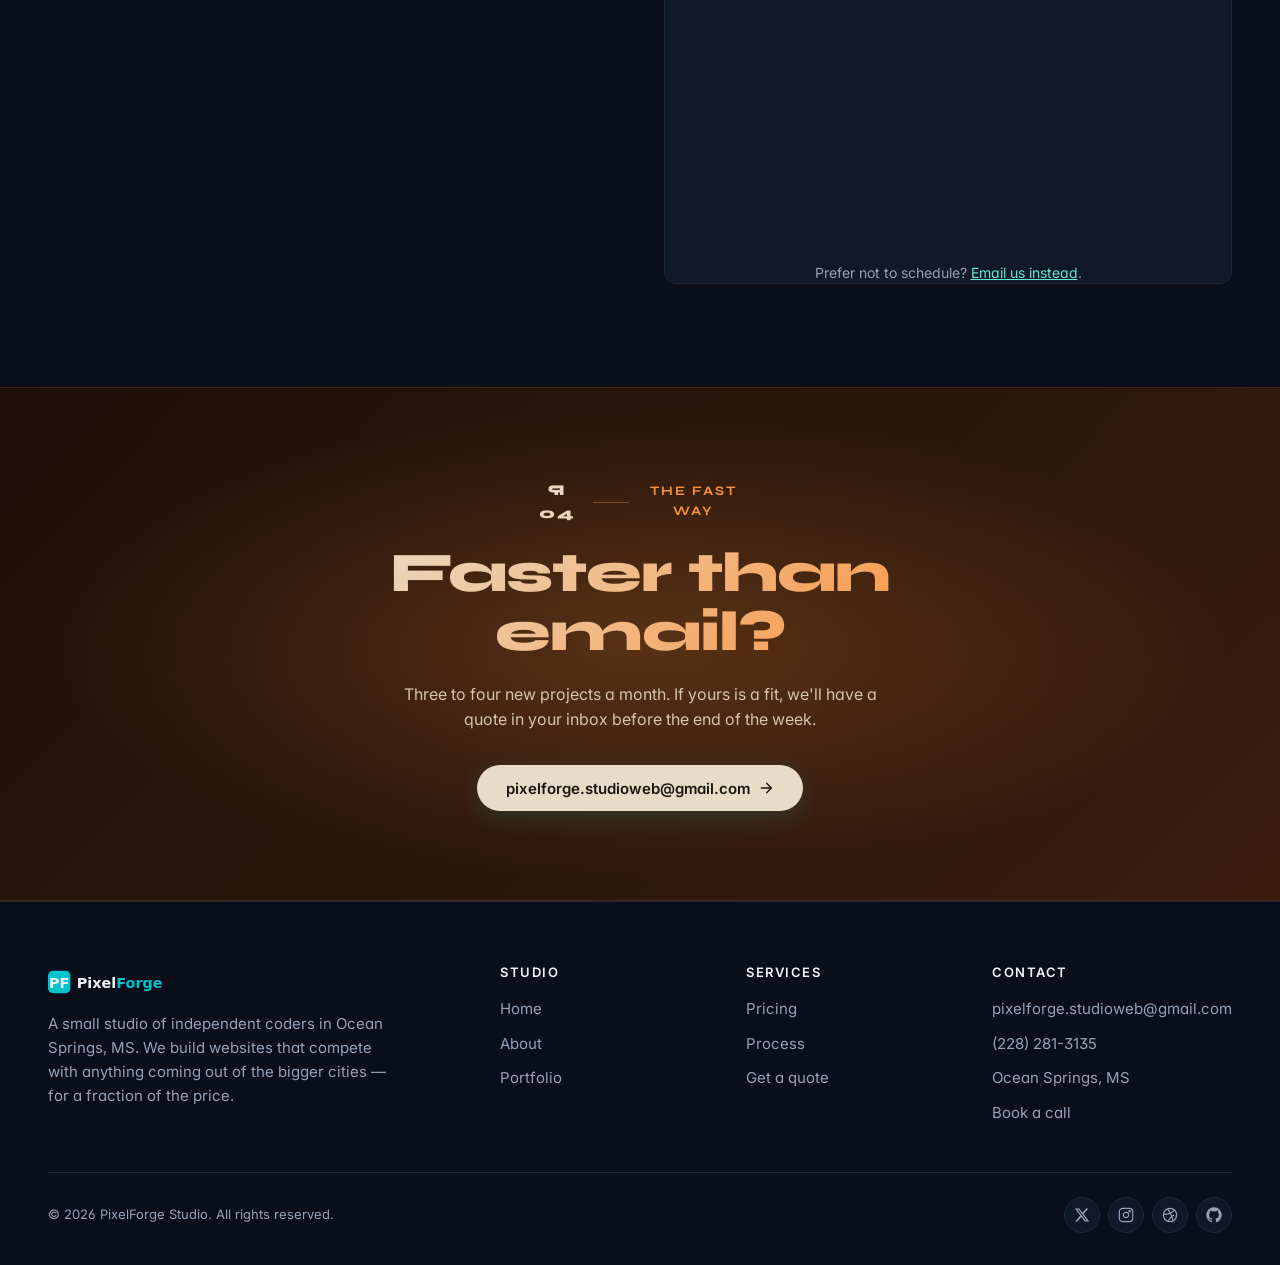
<file: contact.html>
<!DOCTYPE html>
<html lang="en">
<head>
  <meta charset="UTF-8" />
  <meta name="viewport" content="width=device-width, initial-scale=1, viewport-fit=cover" />
  <title>Contact — PixelForge</title>
  <meta name="description" content="Get in touch with PixelForge. Send us a message about your project or book a free 30-minute discovery call. Based in Ocean Springs, Mississippi." />
  <meta name="theme-color" content="#0A0E1A" />
  <link rel="icon" type="image/svg+xml" href="assets/logo/favicon.svg" />

  <link rel="preconnect" href="https://fonts.googleapis.com" />
  <link rel="preconnect" href="https://fonts.gstatic.com" crossorigin />
  <link href="https://fonts.googleapis.com/css2?family=Inter:wght@400;500;600;700&family=Syne:wght@700;800&display=swap" rel="stylesheet" />

  <link rel="stylesheet" href="css/styles.css" />
</head>
<body>

  <!-- Reading progress -->
  <div class="reading-bar" aria-hidden="true"><div class="reading-bar__fill"></div></div>

  <!-- === HEADER === -->
  <header class="site-header">
    <div class="container-x site-header__inner">
      <a href="index.html" aria-label="PixelForge home" style="display:flex; align-items:center;">
        <img src="assets/logo/logo.svg" alt="PixelForge" style="height:34px; width:auto;" />
      </a>
      <nav class="site-nav" aria-label="Primary">
        <a href="index.html" class="nav-link">Home</a>
        <a href="pricing.html" class="nav-link">Pricing</a>
        <a href="portfolio.html" class="nav-link">Portfolio</a>
        <a href="about.html" class="nav-link">About</a>
        <a href="contact.html" class="nav-link active">Contact</a>
      </nav>
      <div style="display:flex; align-items:center; gap:0.75rem;">
        <a href="contact.html" class="btn btn-primary btn-sm hidden md:inline-flex" data-magnetic>Start a Project</a>
        <button class="nav-burger" data-nav-burger aria-label="Open navigation" aria-expanded="false" aria-controls="nav-drawer">
          <svg class="ico" viewBox="0 0 24 24" fill="none" stroke="currentColor" stroke-width="2" stroke-linecap="round"><path d="M4 7h16M4 12h16M4 17h16"/></svg>
        </button>
      </div>
    </div>
  </header>

  <div class="nav-overlay" aria-hidden="true"></div>
  <aside class="nav-drawer" id="nav-drawer" aria-label="Mobile navigation">
    <div class="nav-drawer__head">
      <img src="assets/logo/logo.svg" alt="PixelForge" style="height:28px;" />
      <button class="nav-burger" data-nav-close aria-label="Close navigation">
        <svg class="ico" viewBox="0 0 24 24" fill="none" stroke="currentColor" stroke-width="2" stroke-linecap="round"><path d="M6 6l12 12M6 18L18 6"/></svg>
      </button>
    </div>
    <a href="index.html" class="nav-link">Home</a>
    <a href="pricing.html" class="nav-link">Pricing</a>
    <a href="portfolio.html" class="nav-link">Portfolio</a>
    <a href="about.html" class="nav-link">About</a>
    <a href="contact.html" class="nav-link active">Contact</a>
    <a href="contact.html" class="btn btn-primary" data-magnetic style="margin-top:1rem;">Start a Project</a>
  </aside>
  <!-- === /HEADER === -->

  <main>
    <!-- PAGE HERO -->
    <section class="page-hero grain">
      <div class="container-x">
        <span class="pilcrow">
          <span class="pilcrow__num">¶ 01</span>
          <span class="pilcrow__rule"></span>
          <span>Get in touch</span>
        </span>
        <h1 class="editorial-title" style="margin-bottom:1.25rem;">
          Let's <em>build</em> something.
        </h1>
        <p class="page-hero__lede">Tell us about your project. We read every message and respond within one business day — usually faster.</p>
      </div>
    </section>

    <!-- FORM + CONTACT INFO -->
    <section class="section" style="padding-top:1rem;">
      <div class="container-x">
        <div class="grid-2" style="gap:3rem; align-items:start;">

          <!-- FORM — submits to Netlify Forms. After deploying, add an email notification
               in the Netlify dashboard: Site settings → Forms → Form notifications →
               Add notification → Email notification → pixelforge.studioweb@gmail.com -->
          <div class="card reveal" data-spotlight style="padding:2.5rem;">
            <h2 class="card__title" style="font-size:1.5rem; margin-bottom:1.5rem;">Send us a message</h2>

            <form name="contact" netlify novalidate data-contact-form>
              <input type="hidden" name="form-name" value="contact" />
              <div class="field">
                <label class="field-label" for="f-name">Your name</label>
                <input class="field-input" type="text" id="f-name" name="name" autocomplete="name" placeholder="Jane Trahan" />
                <span class="field-error" data-error="name"></span>
              </div>

              <div class="field">
                <label class="field-label" for="f-email">Email address</label>
                <input class="field-input" type="email" id="f-email" name="email" autocomplete="email" placeholder="you@example.com" />
                <span class="field-error" data-error="email"></span>
              </div>

              <div class="field">
                <label class="field-label" for="f-company">Company <span style="color:var(--color-muted); font-weight:400;">(optional)</span></label>
                <input class="field-input" type="text" id="f-company" name="company" autocomplete="organization" placeholder="Your business name" />
              </div>

              <div class="field">
                <label class="field-label" for="f-location">Where's your business located? <span style="color:var(--color-muted); font-weight:400;">(optional)</span></label>
                <input class="field-input" type="text" id="f-location" name="location" autocomplete="address-level2" placeholder="Ocean Springs, MS" />
              </div>

              <div class="field">
                <label class="field-label" for="f-type">Project type</label>
                <select class="field-select" id="f-type" name="project_type">
                  <option value="">What are we building?</option>
                  <option>New website</option>
                  <option>Redesign</option>
                  <option>E-commerce</option>
                  <option>Other</option>
                </select>
                <span class="field-error" data-error="project_type"></span>
              </div>

              <div class="field">
                <label class="field-label" for="f-message">Tell us about the project</label>
                <textarea class="field-textarea" id="f-message" name="message" placeholder="What does your business do? Who are your customers? What problem should the new site solve?"></textarea>
                <span class="field-error" data-error="message"></span>
              </div>

              <button type="submit" class="btn btn-primary" data-magnetic style="width:100%;">
                Send Message
                <svg class="ico-sm" viewBox="0 0 24 24" fill="none" stroke="currentColor" stroke-width="2" stroke-linecap="round" stroke-linejoin="round"><path d="M5 12h14M13 5l7 7-7 7"/></svg>
              </button>

              <div class="form-status" role="status" aria-live="polite"></div>
            </form>
          </div>

          <!-- DIRECT CONTACT INFO + CALENDLY -->
          <div>
            <div class="reveal" style="margin-bottom:2.5rem;">
              <div style="display:flex; flex-wrap:wrap; align-items:center; justify-content:space-between; gap:0.75rem; margin-bottom:0.5rem;">
                <span class="pilcrow" style="margin-bottom:0;">
                  <span class="pilcrow__num">¶ 02</span>
                  <span class="pilcrow__rule"></span>
                  <span>Direct line</span>
                </span>
                <span class="live-status" data-live-status aria-live="polite">
                  <span class="live-status__dot"></span>
                  <span class="live-status__label">checking…</span>
                </span>
              </div>
              <h2 class="editorial-title" style="font-size:clamp(1.75rem, 3vw, 2.25rem); margin-bottom:1.5rem;">Prefer to <em>skip</em> the form?</h2>

              <ul style="display:flex; flex-direction:column; gap:1.25rem; list-style:none; padding:0;">
                <li style="display:flex; gap:0.875rem; align-items:flex-start;">
                  <span class="feature__icon" style="background:rgba(0,194,203,0.1);">
                    <svg class="ico" viewBox="0 0 24 24" fill="none" stroke="currentColor" stroke-width="1.8" stroke-linecap="round" stroke-linejoin="round"><path d="M3 7l9 6 9-6"/><path d="M3 7v10a2 2 0 002 2h14a2 2 0 002-2V7"/><path d="M3 7l9-4 9 4"/></svg>
                  </span>
                  <div style="min-width:0;">
                    <div style="font-size:0.75rem; text-transform:uppercase; letter-spacing:0.1em; color:var(--color-muted); margin-bottom:0.25rem;">Email</div>
                    <div class="copy-row">
                      <a href="mailto:pixelforge.studioweb@gmail.com" style="color:var(--color-text); font-size:1.0625rem; font-weight:600; word-break:break-all;">pixelforge.studioweb@gmail.com</a>
                      <button class="copy-btn" data-copy="pixelforge.studioweb@gmail.com" aria-label="Copy email address">
                        <svg class="copy-btn__copy" viewBox="0 0 24 24" fill="none" stroke="currentColor" stroke-width="2" stroke-linecap="round" stroke-linejoin="round"><rect x="9" y="9" width="13" height="13" rx="2"/><path d="M5 15H4a2 2 0 01-2-2V4a2 2 0 012-2h9a2 2 0 012 2v1"/></svg>
                        <svg class="copy-btn__check" viewBox="0 0 24 24" fill="none" stroke="currentColor" stroke-width="2.4" stroke-linecap="round" stroke-linejoin="round"><path d="M4 12l5 5L20 7"/></svg>
                      </button>
                    </div>
                  </div>
                </li>

                <li style="display:flex; gap:0.875rem; align-items:flex-start;">
                  <span class="feature__icon" style="background:rgba(251,146,60,0.12); color:var(--color-sunset);">
                    <svg class="ico" viewBox="0 0 24 24" fill="none" stroke="currentColor" stroke-width="1.8" stroke-linecap="round" stroke-linejoin="round"><path d="M22 16.92v3a2 2 0 01-2.18 2 19.79 19.79 0 01-8.63-3.07 19.5 19.5 0 01-6-6A19.79 19.79 0 012.12 4.18 2 2 0 014.11 2h3a2 2 0 012 1.72 12.84 12.84 0 00.7 2.81 2 2 0 01-.45 2.11L8.09 9.91a16 16 0 006 6l1.27-1.27a2 2 0 012.11-.45 12.84 12.84 0 002.81.7A2 2 0 0122 16.92z"/></svg>
                  </span>
                  <div style="min-width:0;">
                    <div style="font-size:0.75rem; text-transform:uppercase; letter-spacing:0.1em; color:var(--color-muted); margin-bottom:0.25rem;">Call us</div>
                    <div class="copy-row">
                      <a href="tel:+12282813135" style="color:var(--color-text); font-size:1.0625rem; font-weight:600; letter-spacing:0.01em;">(228) 281-3135</a>
                      <button class="copy-btn" data-copy="+1 (228) 281-3135" aria-label="Copy phone number">
                        <svg class="copy-btn__copy" viewBox="0 0 24 24" fill="none" stroke="currentColor" stroke-width="2" stroke-linecap="round" stroke-linejoin="round"><rect x="9" y="9" width="13" height="13" rx="2"/><path d="M5 15H4a2 2 0 01-2-2V4a2 2 0 012-2h9a2 2 0 012 2v1"/></svg>
                        <svg class="copy-btn__check" viewBox="0 0 24 24" fill="none" stroke="currentColor" stroke-width="2.4" stroke-linecap="round" stroke-linejoin="round"><path d="M4 12l5 5L20 7"/></svg>
                      </button>
                    </div>
                    <div style="color:var(--color-muted); font-size:0.875rem; margin-top:0.375rem;">Auto-routed to whichever of us is free. Leave a message after-hours and we'll call back same day.</div>
                  </div>
                </li>

                <li style="display:flex; gap:0.875rem; align-items:flex-start;">
                  <span class="feature__icon" style="background:rgba(0,194,203,0.1);">
                    <svg class="ico" viewBox="0 0 24 24" fill="none" stroke="currentColor" stroke-width="1.8" stroke-linecap="round" stroke-linejoin="round"><path d="M12 22s-7-7-7-13a7 7 0 1114 0c0 6-7 13-7 13z"/><circle cx="12" cy="9" r="2.5"/></svg>
                  </span>
                  <div>
                    <div style="font-size:0.75rem; text-transform:uppercase; letter-spacing:0.1em; color:var(--color-muted); margin-bottom:0.25rem;">Studio</div>
                    <div style="color:var(--color-text); font-size:1.0625rem; font-weight:600;">Ocean Springs, Mississippi</div>
                    <div style="color:var(--color-muted); font-size:0.875rem;">Mon–Fri · 9am – 6pm CT</div>
                    <div class="local-clock" data-local-clock>
                      <svg viewBox="0 0 24 24" fill="none" stroke="currentColor" stroke-width="2" stroke-linecap="round" stroke-linejoin="round"><circle cx="12" cy="12" r="9"/><path d="M12 7v5l3 2"/></svg>
                      <span>It's <strong data-clock-time>—</strong> in Ocean Springs</span>
                    </div>
                  </div>
                </li>

                <li style="display:flex; gap:0.875rem; align-items:flex-start;">
                  <span class="feature__icon" style="background:rgba(0,194,203,0.1);">
                    <svg class="ico" viewBox="0 0 24 24" fill="none" stroke="currentColor" stroke-width="1.8" stroke-linecap="round" stroke-linejoin="round"><rect x="3" y="4" width="18" height="18" rx="2"/><path d="M16 2v4M8 2v4M3 10h18"/></svg>
                  </span>
                  <div>
                    <div style="font-size:0.75rem; text-transform:uppercase; letter-spacing:0.1em; color:var(--color-muted); margin-bottom:0.25rem;">Response time</div>
                    <div style="color:var(--color-text); font-size:1.0625rem; font-weight:600;">Within one business day</div>
                    <div style="color:var(--color-muted); font-size:0.875rem;">Often the same hour during work hours</div>
                  </div>
                </li>
              </ul>
            </div>

            <!-- CALENDLY -->
            <div class="reveal">
              <span class="pilcrow">
                <span class="pilcrow__num">¶ 03</span>
                <span class="pilcrow__rule"></span>
                <span>Or book directly</span>
              </span>
              <h2 class="editorial-title" style="font-size:clamp(1.75rem, 3vw, 2.25rem); margin-bottom:1.5rem;">Free <em>30-minute</em> call.</h2>
              <div class="calendly-wrap">
                <!-- Calendly inline widget begin -->
                <div class="calendly-inline-widget" data-url="https://calendly.com/pixelforge-studioweb" style="min-width:320px; width:100%; height:700px;"></div>
                <!-- Calendly inline widget end -->
                <p style="text-align:center; margin-top:0.75rem; font-size:0.875rem; color:var(--color-muted);">
                  Prefer not to schedule? <a href="mailto:pixelforge.studioweb@gmail.com" style="color:var(--color-teal-light); text-decoration:underline;">Email us instead</a>.
                </p>
              </div>
            </div>
          </div>
        </div>
      </div>
    </section>

    <!-- CTA BAND -->
    <section class="cta-band cta-band--sunset">
      <div class="container-x">
        <span class="pilcrow" style="justify-content:center; color:var(--color-sunset);">
          <span class="pilcrow__num" style="color:var(--color-sand);">¶ 04</span>
          <span class="pilcrow__rule"></span>
          <span>The fast way</span>
        </span>
        <h2 class="cta-band__title">Faster than email?</h2>
        <p class="cta-band__sub" style="color:#D4C5AC;">Three to four new projects a month. If yours is a fit, we'll have a quote in your inbox before the end of the week.</p>
        <a href="mailto:pixelforge.studioweb@gmail.com" class="btn btn-primary" data-magnetic style="background:var(--color-sand); color:#1A1410;">
          pixelforge.studioweb@gmail.com
          <svg class="ico-sm" viewBox="0 0 24 24" fill="none" stroke="currentColor" stroke-width="2" stroke-linecap="round" stroke-linejoin="round"><path d="M5 12h14M13 5l7 7-7 7"/></svg>
        </a>
      </div>
    </section>
  </main>

  <!-- === FOOTER === -->
  <footer class="site-footer">
    <div class="container-x">
      <div class="site-footer__grid">
        <div class="site-footer__col site-footer__brand">
          <img src="assets/logo/logo.svg" alt="PixelForge" style="height:32px; width:auto;" />
          <p>A small studio of independent coders in Ocean Springs, MS. We build websites that compete with anything coming out of the bigger cities — for a fraction of the price.</p>
        </div>
        <div class="site-footer__col">
          <h4>Studio</h4>
          <ul>
            <li><a href="index.html">Home</a></li>
            <li><a href="about.html">About</a></li>
            <li><a href="portfolio.html">Portfolio</a></li>
          </ul>
        </div>
        <div class="site-footer__col">
          <h4>Services</h4>
          <ul>
            <li><a href="pricing.html">Pricing</a></li>
            <li><a href="pricing.html">Process</a></li>
            <li><a href="contact.html">Get a quote</a></li>
          </ul>
        </div>
        <div class="site-footer__col">
          <h4>Contact</h4>
          <ul>
            <li><a href="mailto:pixelforge.studioweb@gmail.com">pixelforge.studioweb@gmail.com</a></li>
            <li><a href="tel:+12282813135">(228) 281-3135</a></li>
            <li><a href="contact.html">Ocean Springs, MS</a></li>
            <li><a href="contact.html">Book a call</a></li>
          </ul>
        </div>
      </div>
      <div class="site-footer__bottom">
        <span>© <span data-year>2026</span> PixelForge Studio. All rights reserved.</span>
        <div class="social" aria-label="Social links">
          <a href="#" aria-label="Twitter / X"><svg class="ico-sm" viewBox="0 0 24 24" fill="currentColor"><path d="M18.244 2.25h3.308l-7.227 8.26 8.502 11.24H16.17l-5.214-6.817L4.99 21.75H1.68l7.73-8.835L1.254 2.25H8.08l4.713 6.231zm-1.161 17.52h1.833L7.084 4.126H5.117z"/></svg></a>
          <a href="#" aria-label="Instagram"><svg class="ico-sm" viewBox="0 0 24 24" fill="none" stroke="currentColor" stroke-width="1.8"><rect x="2" y="2" width="20" height="20" rx="5"/><path d="M16 11.37A4 4 0 1112.63 8 4 4 0 0116 11.37z"/><circle cx="17.5" cy="6.5" r="1" fill="currentColor"/></svg></a>
          <a href="#" aria-label="Dribbble"><svg class="ico-sm" viewBox="0 0 24 24" fill="none" stroke="currentColor" stroke-width="1.8"><circle cx="12" cy="12" r="10"/><path d="M8.56 2.75c4.37 6.03 6.02 9.42 8.03 17.72M2.5 11.04c8.92.18 13.34-2.5 16-7.42m-9.43 18.15c2.06-4.95 3.74-7.5 8.93-9.42"/></svg></a>
          <a href="#" aria-label="GitHub"><svg class="ico-sm" viewBox="0 0 24 24" fill="currentColor"><path d="M12 .5C5.65.5.5 5.65.5 12c0 5.08 3.29 9.39 7.86 10.92.58.11.79-.25.79-.56v-2c-3.2.7-3.88-1.36-3.88-1.36-.52-1.33-1.27-1.69-1.27-1.69-1.04-.71.08-.7.08-.7 1.15.08 1.76 1.18 1.76 1.18 1.02 1.75 2.69 1.24 3.34.95.1-.74.4-1.24.73-1.53-2.55-.29-5.23-1.27-5.23-5.66 0-1.25.45-2.27 1.18-3.07-.12-.29-.51-1.46.11-3.04 0 0 .96-.31 3.15 1.17.91-.25 1.89-.38 2.86-.39.97 0 1.95.13 2.86.39 2.18-1.48 3.14-1.17 3.14-1.17.63 1.58.24 2.75.12 3.04.73.8 1.18 1.82 1.18 3.07 0 4.4-2.69 5.37-5.25 5.65.41.36.78 1.06.78 2.13v3.16c0 .31.2.68.79.56C20.22 21.38 23.5 17.07 23.5 12 23.5 5.65 18.35.5 12 .5z"/></svg></a>
        </div>
      </div>
    </div>
  </footer>

  <script src="https://cdn.jsdelivr.net/npm/gsap@3.12.5/dist/gsap.min.js"></script>
  <script src="js/main.js"></script>

  <!-- Calendly assets (badge widget omitted — page already has the inline embed) -->
  <link href="https://assets.calendly.com/assets/external/widget.css" rel="stylesheet">
  <script src="https://assets.calendly.com/assets/external/widget.js" type="text/javascript" async></script>
</body>
</html>
</file>
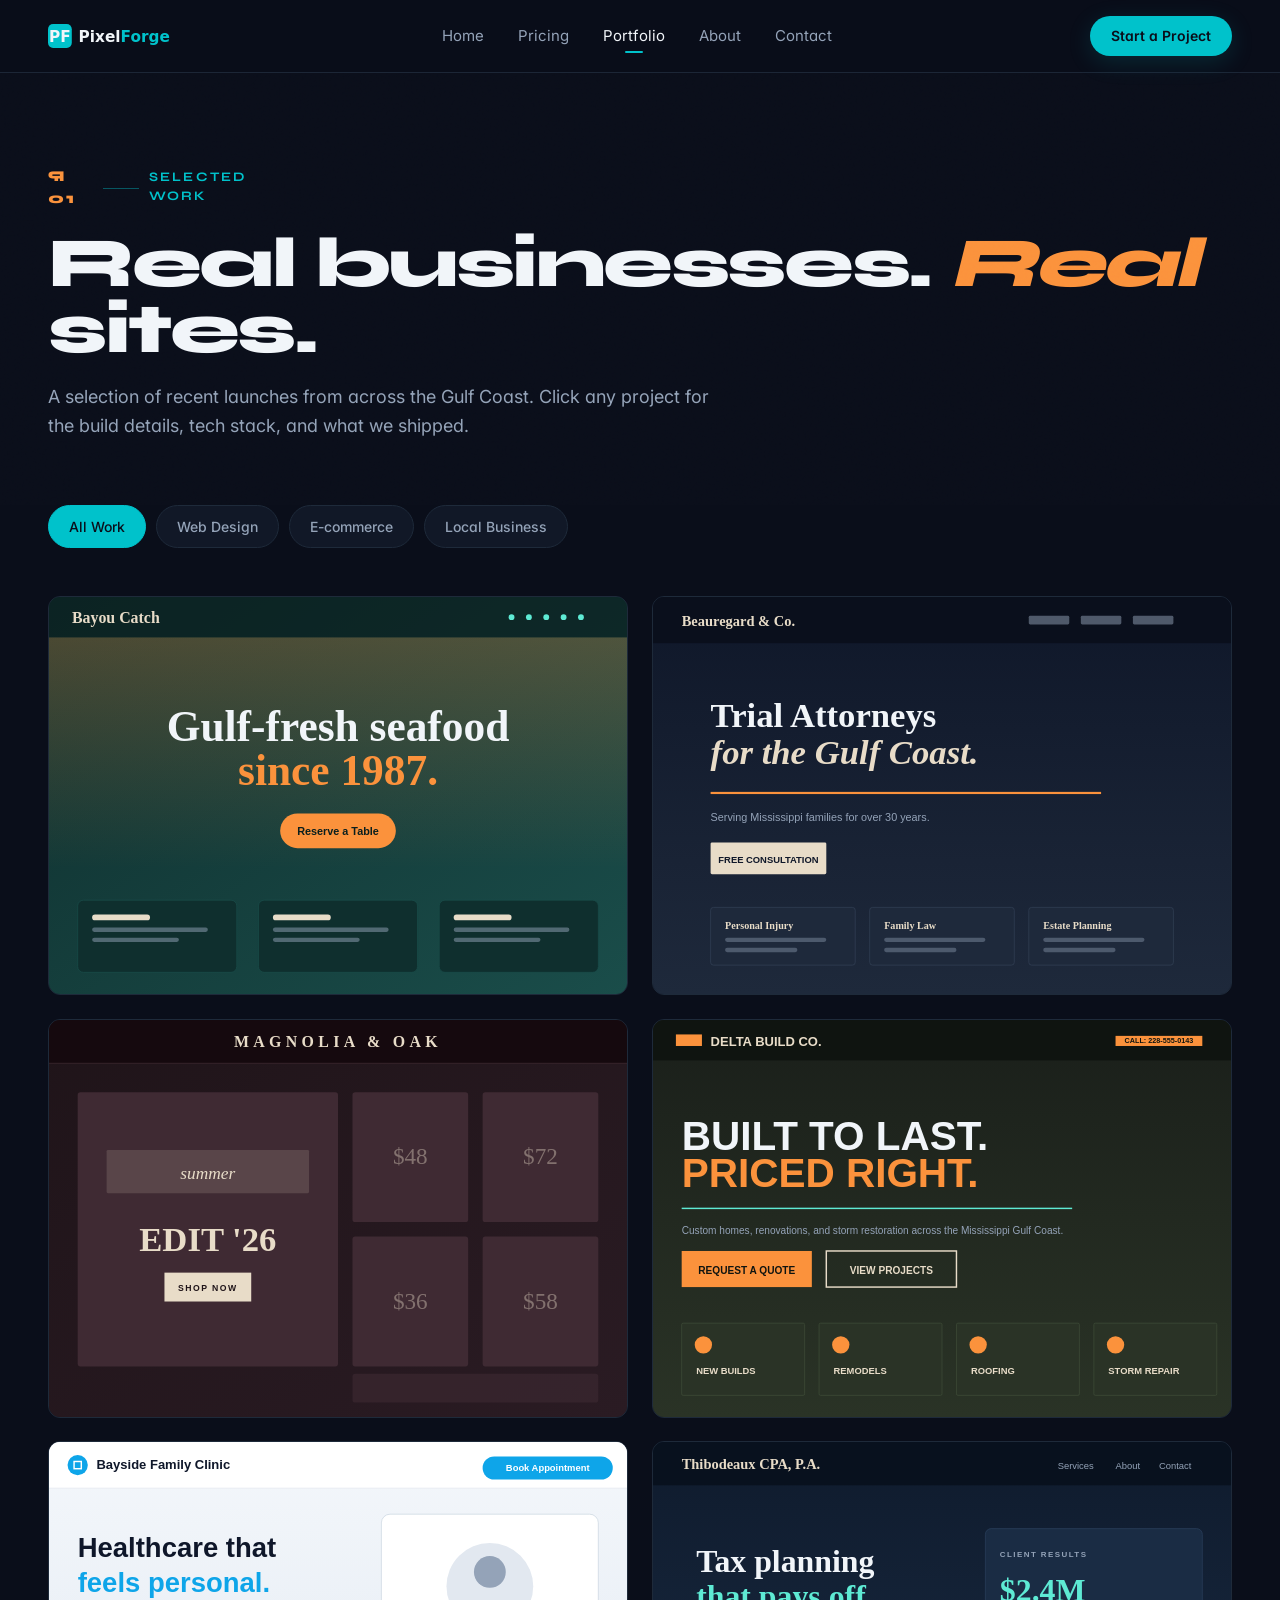
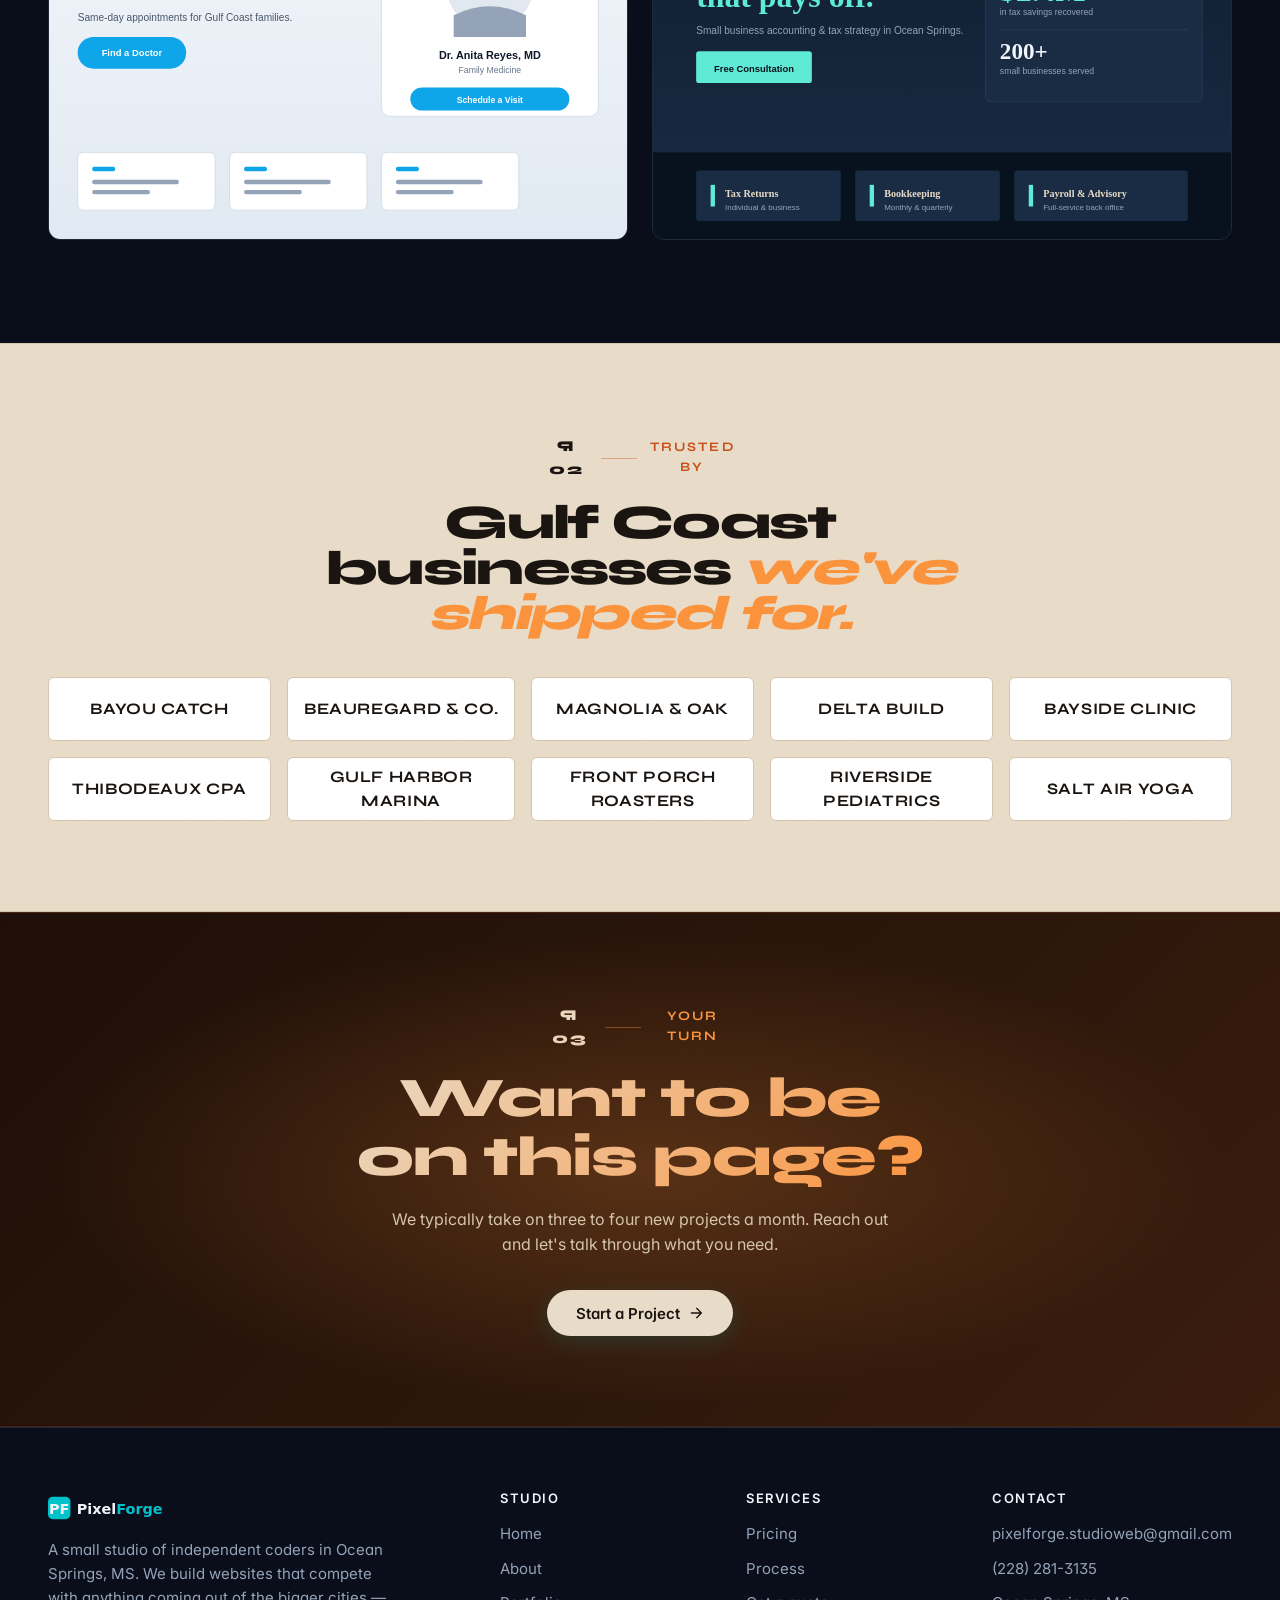
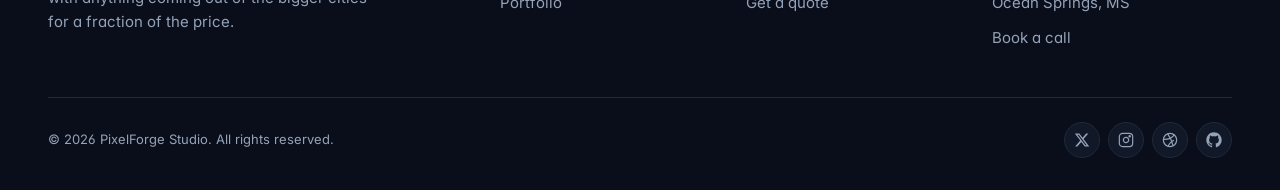
<file: portfolio.html>
<!DOCTYPE html>
<html lang="en">
<head>
  <meta charset="UTF-8" />
  <meta name="viewport" content="width=device-width, initial-scale=1, viewport-fit=cover" />
  <title>Portfolio — PixelForge</title>
  <meta name="description" content="Recent PixelForge website launches for restaurants, law offices, e-commerce stores, and local businesses across the Mississippi Gulf Coast." />
  <meta name="theme-color" content="#0A0E1A" />
  <link rel="icon" type="image/svg+xml" href="assets/logo/favicon.svg" />

  <link rel="preconnect" href="https://fonts.googleapis.com" />
  <link rel="preconnect" href="https://fonts.gstatic.com" crossorigin />
  <link href="https://fonts.googleapis.com/css2?family=Inter:wght@400;500;600;700&family=Syne:wght@700;800&display=swap" rel="stylesheet" />

  <link rel="stylesheet" href="css/styles.css" />
</head>
<body>

  <!-- Reading progress -->
  <div class="reading-bar" aria-hidden="true"><div class="reading-bar__fill"></div></div>

  <!-- === HEADER === -->
  <header class="site-header">
    <div class="container-x site-header__inner">
      <a href="index.html" aria-label="PixelForge home" style="display:flex; align-items:center;">
        <img src="assets/logo/logo.svg" alt="PixelForge" style="height:34px; width:auto;" />
      </a>
      <nav class="site-nav" aria-label="Primary">
        <a href="index.html" class="nav-link">Home</a>
        <a href="pricing.html" class="nav-link">Pricing</a>
        <a href="portfolio.html" class="nav-link active">Portfolio</a>
        <a href="about.html" class="nav-link">About</a>
        <a href="contact.html" class="nav-link">Contact</a>
      </nav>
      <div style="display:flex; align-items:center; gap:0.75rem;">
        <a href="contact.html" class="btn btn-primary btn-sm hidden md:inline-flex" data-magnetic>Start a Project</a>
        <button class="nav-burger" data-nav-burger aria-label="Open navigation" aria-expanded="false" aria-controls="nav-drawer">
          <svg class="ico" viewBox="0 0 24 24" fill="none" stroke="currentColor" stroke-width="2" stroke-linecap="round"><path d="M4 7h16M4 12h16M4 17h16"/></svg>
        </button>
      </div>
    </div>
  </header>

  <div class="nav-overlay" aria-hidden="true"></div>
  <aside class="nav-drawer" id="nav-drawer" aria-label="Mobile navigation">
    <div class="nav-drawer__head">
      <img src="assets/logo/logo.svg" alt="PixelForge" style="height:28px;" />
      <button class="nav-burger" data-nav-close aria-label="Close navigation">
        <svg class="ico" viewBox="0 0 24 24" fill="none" stroke="currentColor" stroke-width="2" stroke-linecap="round"><path d="M6 6l12 12M6 18L18 6"/></svg>
      </button>
    </div>
    <a href="index.html" class="nav-link">Home</a>
    <a href="pricing.html" class="nav-link">Pricing</a>
    <a href="portfolio.html" class="nav-link active">Portfolio</a>
    <a href="about.html" class="nav-link">About</a>
    <a href="contact.html" class="nav-link">Contact</a>
    <a href="contact.html" class="btn btn-primary" data-magnetic style="margin-top:1rem;">Start a Project</a>
  </aside>
  <!-- === /HEADER === -->

  <main>
    <!-- PAGE HERO -->
    <section class="page-hero grain">
      <div class="container-x">
        <span class="pilcrow">
          <span class="pilcrow__num">¶ 01</span>
          <span class="pilcrow__rule"></span>
          <span>Selected work</span>
        </span>
        <h1 class="editorial-title" style="margin-bottom:1.25rem;">
          Real businesses. <em>Real</em> sites.
        </h1>
        <p class="page-hero__lede">A selection of recent launches from across the Gulf Coast. Click any project for the build details, tech stack, and what we shipped.</p>
      </div>
    </section>

    <!-- FILTER + GRID -->
    <section class="section" style="padding-top:0;">
      <div class="container-x">
        <div class="chip-row reveal" role="group" aria-label="Filter portfolio">
          <button class="chip active" data-filter="all">All Work</button>
          <button class="chip" data-filter="web">Web Design</button>
          <button class="chip" data-filter="ecom">E-commerce</button>
          <button class="chip" data-filter="local">Local Business</button>
        </div>

        <div class="grid-2">
          <a href="#" class="work-tile reveal" data-spotlight data-delay="0ms"
             data-tags="web local"
             data-project
             data-img="assets/images/project-seafood.svg"
             data-title="Bayou Catch Seafood"
             data-tag-list="Restaurant|HTML + Tailwind|Online Ordering"
             data-body="A coastal seafood restaurant in Biloxi that needed to handle a flood of summer reservations. We rebuilt their site around their menu and a frictionless online booking flow. Average page load: 1.4 seconds. Online reservations went from a trickle to over 60% of weekday bookings within the first month after launch.">
            <img src="assets/images/project-seafood.svg" alt="Bayou Catch website" class="work-tile__img" loading="lazy" />
            <div class="work-tile__overlay">
              <span class="work-tile__tag">Restaurant · HTML + Tailwind</span>
              <span class="work-tile__title">Bayou Catch Seafood</span>
              <span class="work-tile__cta">View details →</span>
            </div>
          </a>

          <a href="#" class="work-tile reveal" data-spotlight data-delay="80ms"
             data-tags="web local"
             data-project
             data-img="assets/images/project-law.svg"
             data-title="Beauregard &amp; Co."
             data-tag-list="Law Office|Editorial Design|SEO"
             data-body="A trial attorney firm with 30 years of history but a website stuck in 2014. We rebuilt it with an editorial design that signals authority, added structured data for every practice area, and rewired the consultation booking flow. Organic search traffic doubled in the first quarter after relaunch.">
            <img src="assets/images/project-law.svg" alt="Beauregard &amp; Co. website" class="work-tile__img" loading="lazy" />
            <div class="work-tile__overlay">
              <span class="work-tile__tag">Law Office · Editorial</span>
              <span class="work-tile__title">Beauregard &amp; Co.</span>
              <span class="work-tile__cta">View details →</span>
            </div>
          </a>

          <a href="#" class="work-tile reveal" data-spotlight data-delay="160ms"
             data-tags="ecom"
             data-project
             data-img="assets/images/project-boutique.svg"
             data-title="Magnolia &amp; Oak"
             data-tag-list="Boutique|Shopify|Custom Theme"
             data-body="A women's clothing boutique launching their first online store. We built a custom Shopify theme that matched their in-store branding and integrated their existing POS inventory. The shop went live two weeks before the holiday season and broke even on the build cost in 18 days.">
            <img src="assets/images/project-boutique.svg" alt="Magnolia &amp; Oak boutique website" class="work-tile__img" loading="lazy" />
            <div class="work-tile__overlay">
              <span class="work-tile__tag">Boutique · Shopify</span>
              <span class="work-tile__title">Magnolia &amp; Oak</span>
              <span class="work-tile__cta">View details →</span>
            </div>
          </a>

          <a href="#" class="work-tile reveal" data-spotlight data-delay="240ms"
             data-tags="local"
             data-project
             data-img="assets/images/project-contractor.svg"
             data-title="Delta Build Co."
             data-tag-list="Contractor|HTML + Tailwind|Lead Form"
             data-body="A Gulfport-based construction company doing custom homes and storm restoration. They wanted a site that looked as serious as their work and converted phone leads into qualified jobs. We built a brutalist, no-nonsense design with photo-driven project galleries and a multi-step quote form that pre-screens budget and timeline.">
            <img src="assets/images/project-contractor.svg" alt="Delta Build Co. website" class="work-tile__img" loading="lazy" />
            <div class="work-tile__overlay">
              <span class="work-tile__tag">Contractor · HTML + Tailwind</span>
              <span class="work-tile__title">Delta Build Co.</span>
              <span class="work-tile__cta">View details →</span>
            </div>
          </a>

          <a href="#" class="work-tile reveal" data-spotlight data-delay="320ms"
             data-tags="web local"
             data-project
             data-img="assets/images/project-clinic.svg"
             data-title="Bayside Family Clinic"
             data-tag-list="Healthcare|Custom CMS|Booking"
             data-body="A family practice in Gulfport with three locations and a booking system held together with duct tape. We built a custom-CMS site so the office manager can edit doctor bios and hours without calling us, and integrated their patient portal directly into the appointment flow. Front-desk phone volume dropped roughly 40%.">
            <img src="assets/images/project-clinic.svg" alt="Bayside Family Clinic website" class="work-tile__img" loading="lazy" />
            <div class="work-tile__overlay">
              <span class="work-tile__tag">Healthcare · Custom CMS</span>
              <span class="work-tile__title">Bayside Family Clinic</span>
              <span class="work-tile__cta">View details →</span>
            </div>
          </a>

          <a href="#" class="work-tile reveal" data-spotlight data-delay="400ms"
             data-tags="local"
             data-project
             data-img="assets/images/project-cpa.svg"
             data-title="Thibodeaux CPA, P.A."
             data-tag-list="Professional Services|HTML + Tailwind|SEO"
             data-body="A solo CPA in Ocean Springs who'd been getting all her work from word of mouth and wanted to start ranking for local tax-prep searches. We built a focused four-page site with serious local SEO (schema, GBP integration, neighborhood landing pages). She started getting form submissions from search within the first month.">
            <img src="assets/images/project-cpa.svg" alt="Thibodeaux CPA website" class="work-tile__img" loading="lazy" />
            <div class="work-tile__overlay">
              <span class="work-tile__tag">Professional Services · SEO</span>
              <span class="work-tile__title">Thibodeaux CPA, P.A.</span>
              <span class="work-tile__cta">View details →</span>
            </div>
          </a>
        </div>
      </div>
    </section>

    <!-- LOGOS STRIP — sand section -->
    <section class="section--sand grain" style="padding:clamp(4rem, 7vw, 6rem) 0;">
      <div class="container-x">
        <div class="reveal" style="text-align:center; max-width:40rem; margin:0 auto 2.5rem;">
          <span class="pilcrow" style="justify-content:center;">
            <span class="pilcrow__num">¶ 02</span>
            <span class="pilcrow__rule"></span>
            <span>Trusted by</span>
          </span>
          <h2 class="editorial-title" style="margin:0 auto; font-size:clamp(2rem, 4vw, 3rem);">
            Gulf Coast businesses <em>we've shipped for.</em>
          </h2>
        </div>
        <div class="logos-strip reveal" style="--lc-bg:#FFFFFF; --lc-border:#D4C5AC; --lc-fg:#1A1410;">
          <div class="logo-chip" style="background:#FFFFFF; border-color:#D4C5AC; color:#1A1410;">Bayou Catch</div>
          <div class="logo-chip" style="background:#FFFFFF; border-color:#D4C5AC; color:#1A1410;">Beauregard&nbsp;&amp;&nbsp;Co.</div>
          <div class="logo-chip" style="background:#FFFFFF; border-color:#D4C5AC; color:#1A1410;">Magnolia&nbsp;&amp;&nbsp;Oak</div>
          <div class="logo-chip" style="background:#FFFFFF; border-color:#D4C5AC; color:#1A1410;">Delta Build</div>
          <div class="logo-chip" style="background:#FFFFFF; border-color:#D4C5AC; color:#1A1410;">Bayside Clinic</div>
          <div class="logo-chip" style="background:#FFFFFF; border-color:#D4C5AC; color:#1A1410;">Thibodeaux CPA</div>
          <div class="logo-chip" style="background:#FFFFFF; border-color:#D4C5AC; color:#1A1410;">Gulf Harbor Marina</div>
          <div class="logo-chip" style="background:#FFFFFF; border-color:#D4C5AC; color:#1A1410;">Front Porch Roasters</div>
          <div class="logo-chip" style="background:#FFFFFF; border-color:#D4C5AC; color:#1A1410;">Riverside Pediatrics</div>
          <div class="logo-chip" style="background:#FFFFFF; border-color:#D4C5AC; color:#1A1410;">Salt Air Yoga</div>
        </div>
      </div>
    </section>

    <!-- CTA BAND -->
    <section class="cta-band cta-band--sunset">
      <div class="container-x">
        <span class="pilcrow" style="justify-content:center; color:var(--color-sunset);">
          <span class="pilcrow__num" style="color:var(--color-sand);">¶ 03</span>
          <span class="pilcrow__rule"></span>
          <span>Your turn</span>
        </span>
        <h2 class="cta-band__title">Want to be on this page?</h2>
        <p class="cta-band__sub" style="color:#D4C5AC;">We typically take on three to four new projects a month. Reach out and let's talk through what you need.</p>
        <a href="contact.html" class="btn btn-primary" data-magnetic style="background:var(--color-sand); color:#1A1410;">
          Start a Project
          <svg class="ico-sm" viewBox="0 0 24 24" fill="none" stroke="currentColor" stroke-width="2" stroke-linecap="round" stroke-linejoin="round"><path d="M5 12h14M13 5l7 7-7 7"/></svg>
        </a>
      </div>
    </section>
  </main>

  <!-- PROJECT DETAILS MODAL -->
  <div class="modal-overlay" data-modal-overlay aria-hidden="true">
    <div class="modal" role="dialog" aria-modal="true" aria-labelledby="modal-title">
      <button class="modal__close" data-modal-close aria-label="Close project details">
        <svg width="16" height="16" viewBox="0 0 24 24" fill="none" stroke="currentColor" stroke-width="2.4" stroke-linecap="round"><path d="M6 6l12 12M6 18L18 6"/></svg>
      </button>
      <img class="modal__img" data-modal-img alt="" />
      <h3 class="modal__title" id="modal-title" data-modal-title></h3>
      <div class="modal__tags" data-modal-tags></div>
      <p class="modal__body" data-modal-body></p>
    </div>
  </div>

  <!-- === FOOTER === -->
  <footer class="site-footer">
    <div class="container-x">
      <div class="site-footer__grid">
        <div class="site-footer__col site-footer__brand">
          <img src="assets/logo/logo.svg" alt="PixelForge" style="height:32px; width:auto;" />
          <p>A small studio of independent coders in Ocean Springs, MS. We build websites that compete with anything coming out of the bigger cities — for a fraction of the price.</p>
        </div>
        <div class="site-footer__col">
          <h4>Studio</h4>
          <ul>
            <li><a href="index.html">Home</a></li>
            <li><a href="about.html">About</a></li>
            <li><a href="portfolio.html">Portfolio</a></li>
          </ul>
        </div>
        <div class="site-footer__col">
          <h4>Services</h4>
          <ul>
            <li><a href="pricing.html">Pricing</a></li>
            <li><a href="pricing.html">Process</a></li>
            <li><a href="contact.html">Get a quote</a></li>
          </ul>
        </div>
        <div class="site-footer__col">
          <h4>Contact</h4>
          <ul>
            <li><a href="mailto:pixelforge.studioweb@gmail.com">pixelforge.studioweb@gmail.com</a></li>
            <li><a href="tel:+12282813135">(228) 281-3135</a></li>
            <li><a href="contact.html">Ocean Springs, MS</a></li>
            <li><a href="contact.html">Book a call</a></li>
          </ul>
        </div>
      </div>
      <div class="site-footer__bottom">
        <span>© <span data-year>2026</span> PixelForge Studio. All rights reserved.</span>
        <div class="social" aria-label="Social links">
          <a href="#" aria-label="Twitter / X"><svg class="ico-sm" viewBox="0 0 24 24" fill="currentColor"><path d="M18.244 2.25h3.308l-7.227 8.26 8.502 11.24H16.17l-5.214-6.817L4.99 21.75H1.68l7.73-8.835L1.254 2.25H8.08l4.713 6.231zm-1.161 17.52h1.833L7.084 4.126H5.117z"/></svg></a>
          <a href="#" aria-label="Instagram"><svg class="ico-sm" viewBox="0 0 24 24" fill="none" stroke="currentColor" stroke-width="1.8"><rect x="2" y="2" width="20" height="20" rx="5"/><path d="M16 11.37A4 4 0 1112.63 8 4 4 0 0116 11.37z"/><circle cx="17.5" cy="6.5" r="1" fill="currentColor"/></svg></a>
          <a href="#" aria-label="Dribbble"><svg class="ico-sm" viewBox="0 0 24 24" fill="none" stroke="currentColor" stroke-width="1.8"><circle cx="12" cy="12" r="10"/><path d="M8.56 2.75c4.37 6.03 6.02 9.42 8.03 17.72M2.5 11.04c8.92.18 13.34-2.5 16-7.42m-9.43 18.15c2.06-4.95 3.74-7.5 8.93-9.42"/></svg></a>
          <a href="#" aria-label="GitHub"><svg class="ico-sm" viewBox="0 0 24 24" fill="currentColor"><path d="M12 .5C5.65.5.5 5.65.5 12c0 5.08 3.29 9.39 7.86 10.92.58.11.79-.25.79-.56v-2c-3.2.7-3.88-1.36-3.88-1.36-.52-1.33-1.27-1.69-1.27-1.69-1.04-.71.08-.7.08-.7 1.15.08 1.76 1.18 1.76 1.18 1.02 1.75 2.69 1.24 3.34.95.1-.74.4-1.24.73-1.53-2.55-.29-5.23-1.27-5.23-5.66 0-1.25.45-2.27 1.18-3.07-.12-.29-.51-1.46.11-3.04 0 0 .96-.31 3.15 1.17.91-.25 1.89-.38 2.86-.39.97 0 1.95.13 2.86.39 2.18-1.48 3.14-1.17 3.14-1.17.63 1.58.24 2.75.12 3.04.73.8 1.18 1.82 1.18 3.07 0 4.4-2.69 5.37-5.25 5.65.41.36.78 1.06.78 2.13v3.16c0 .31.2.68.79.56C20.22 21.38 23.5 17.07 23.5 12 23.5 5.65 18.35.5 12 .5z"/></svg></a>
        </div>
      </div>
    </div>
  </footer>

  <script src="https://cdn.jsdelivr.net/npm/gsap@3.12.5/dist/gsap.min.js"></script>
  <script src="js/main.js"></script>

  <!-- Calendly badge widget begin -->
  <link href="https://assets.calendly.com/assets/external/widget.css" rel="stylesheet">
  <script src="https://assets.calendly.com/assets/external/widget.js" type="text/javascript" async></script>
  <script type="text/javascript">
    (function () {
      function initCalendlyBadge() {
        Calendly.initBadgeWidget({ url: 'https://calendly.com/pixelforge-studioweb', text: 'Schedule a call with me', color: '#0069ff', textColor: '#45dcff', branding: true });
      }
      function waitForCalendly() {
        if (typeof Calendly !== 'undefined') { initCalendlyBadge(); return; }
        var tries = 0;
        var poll = setInterval(function () {
          if (typeof Calendly !== 'undefined') { clearInterval(poll); initCalendlyBadge(); }
          else if (++tries > 100) { clearInterval(poll); }
        }, 100);
      }
      if (document.readyState === 'complete') waitForCalendly();
      else window.addEventListener('load', waitForCalendly);
    })();
  </script>
  <!-- Calendly badge widget end -->
</body>
</html>
</file>
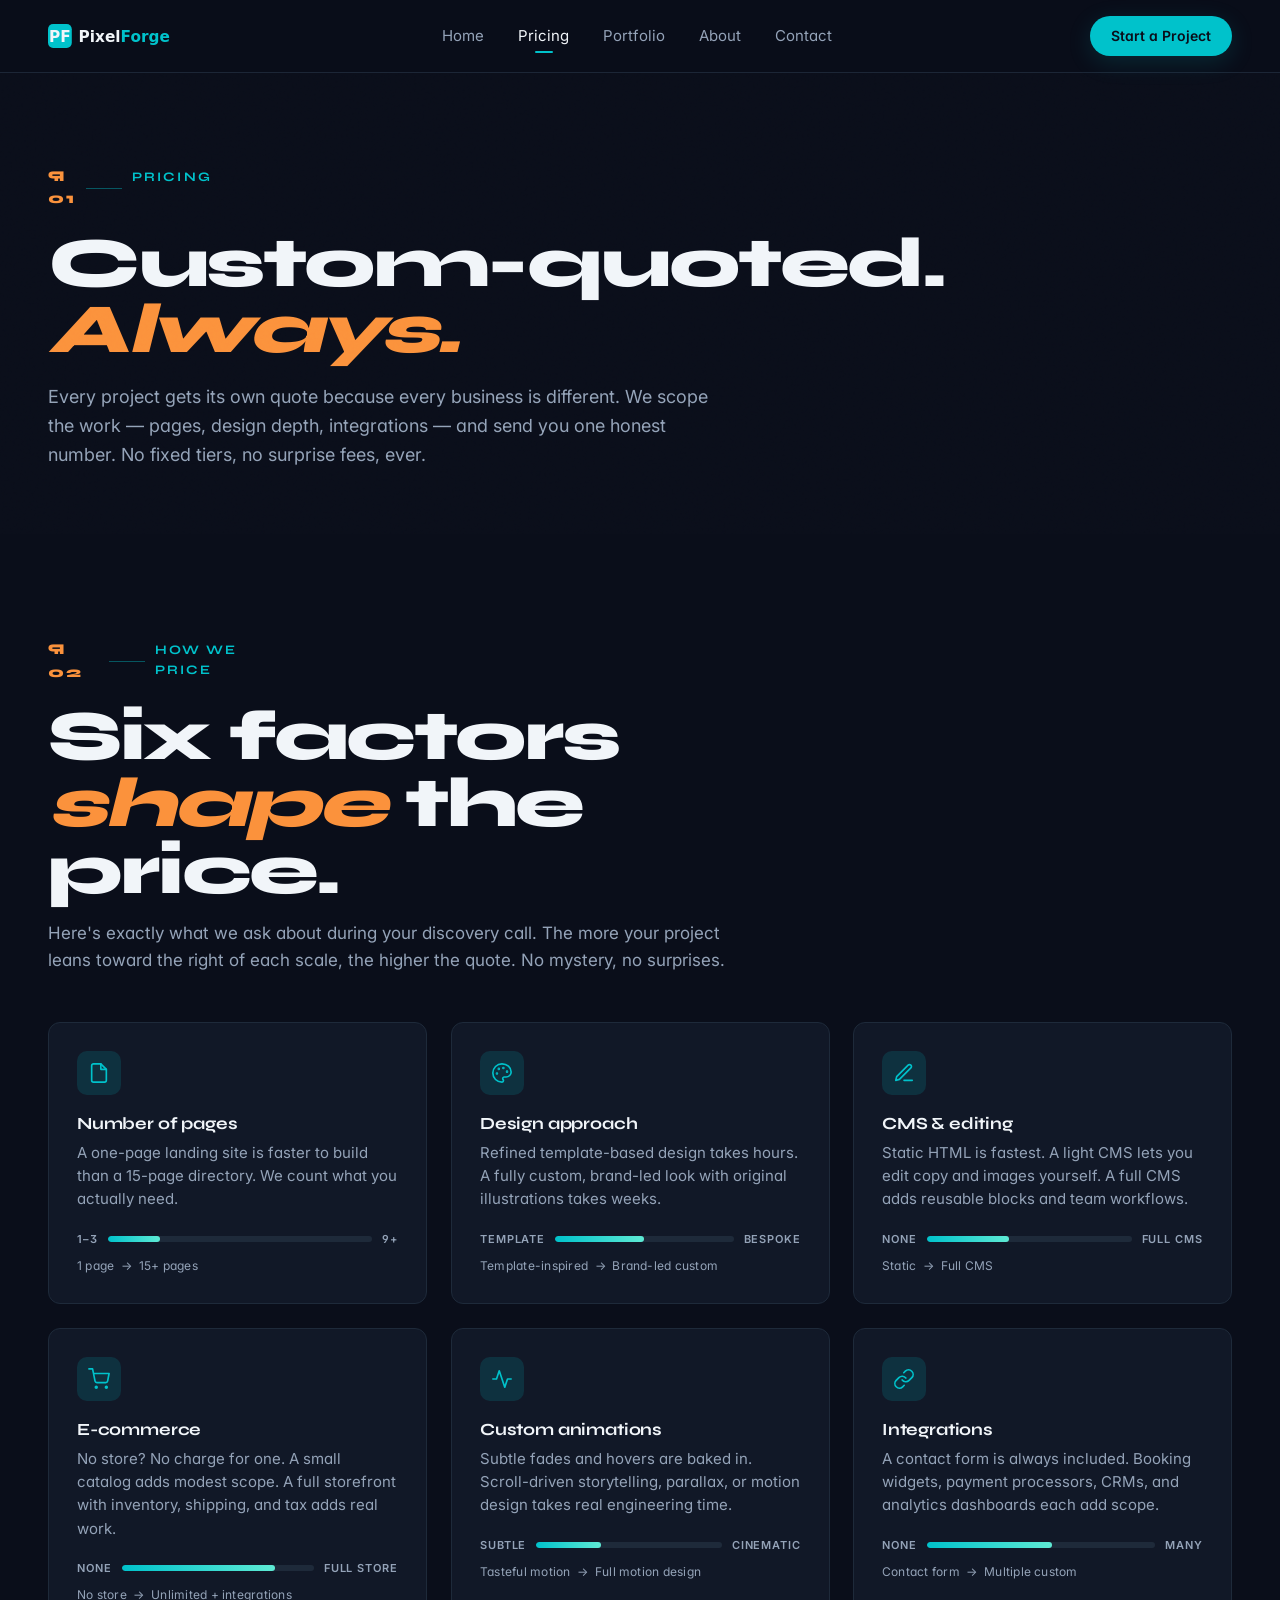
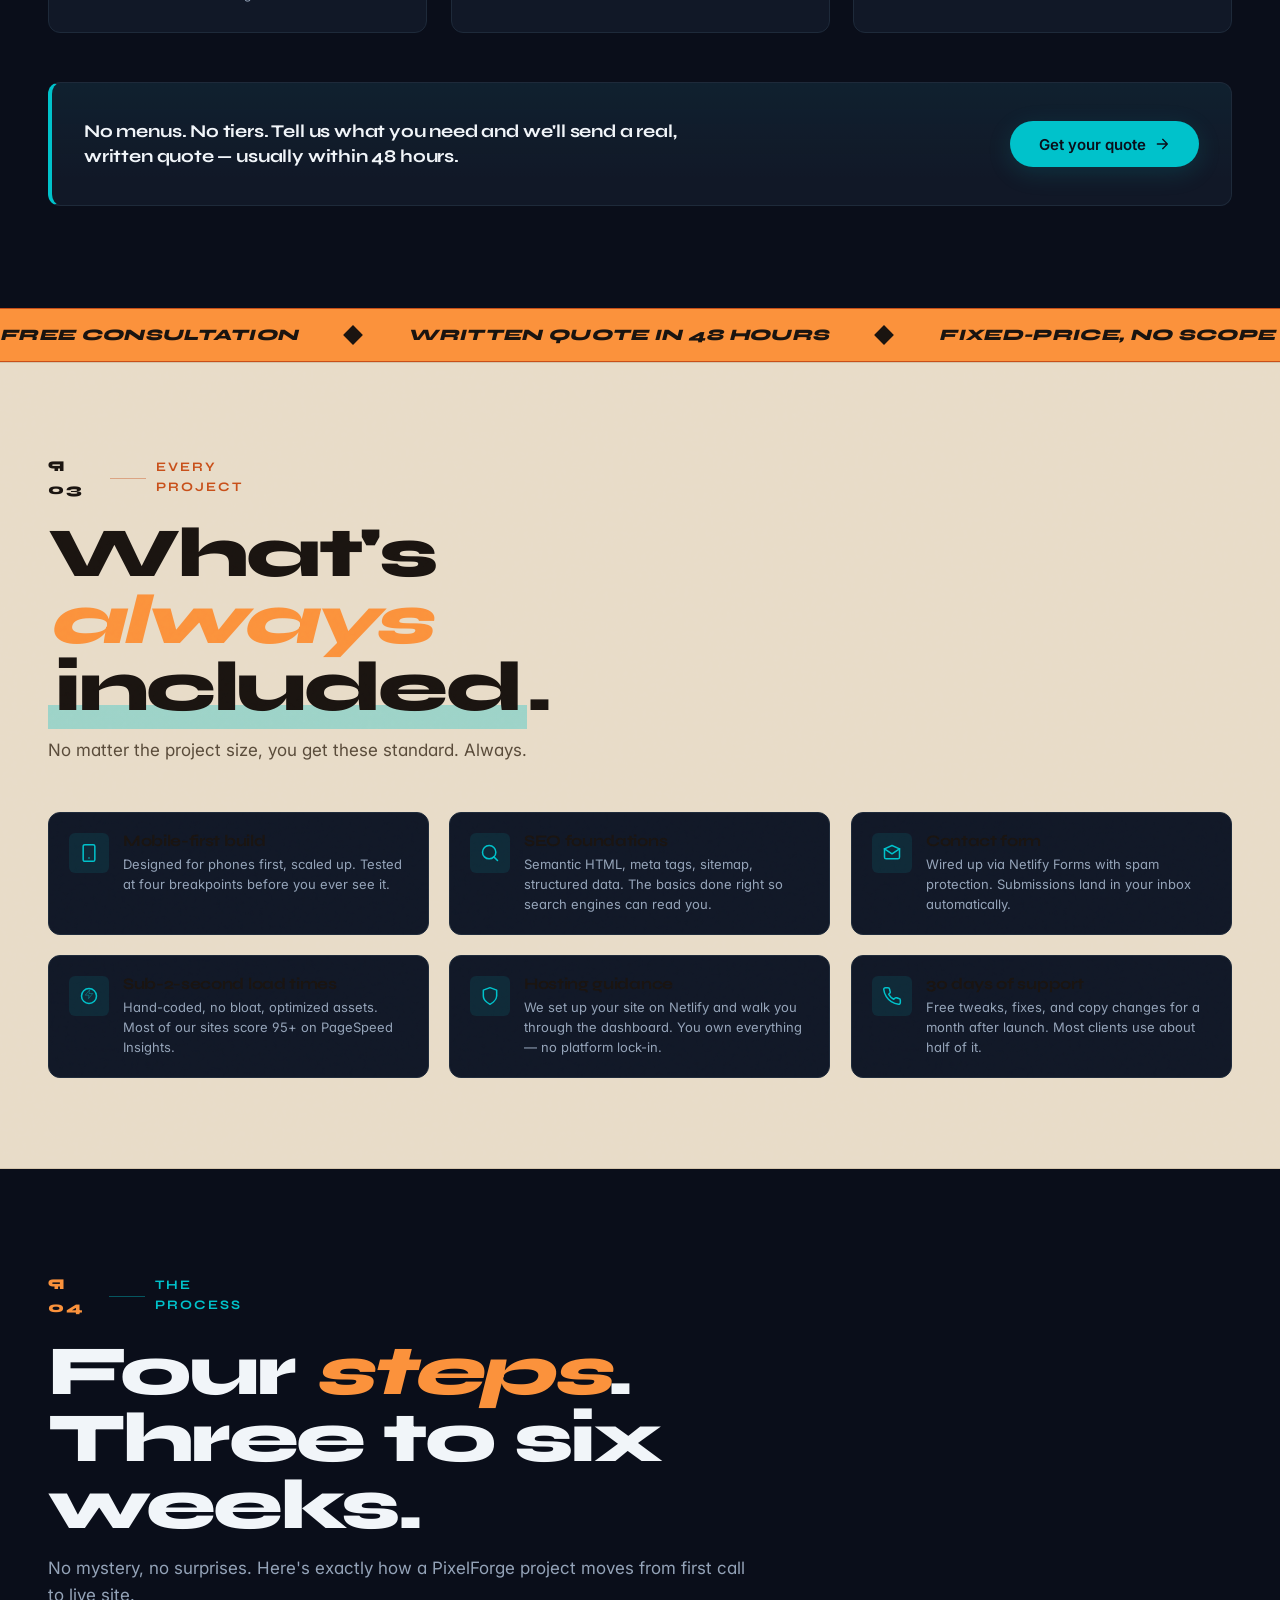
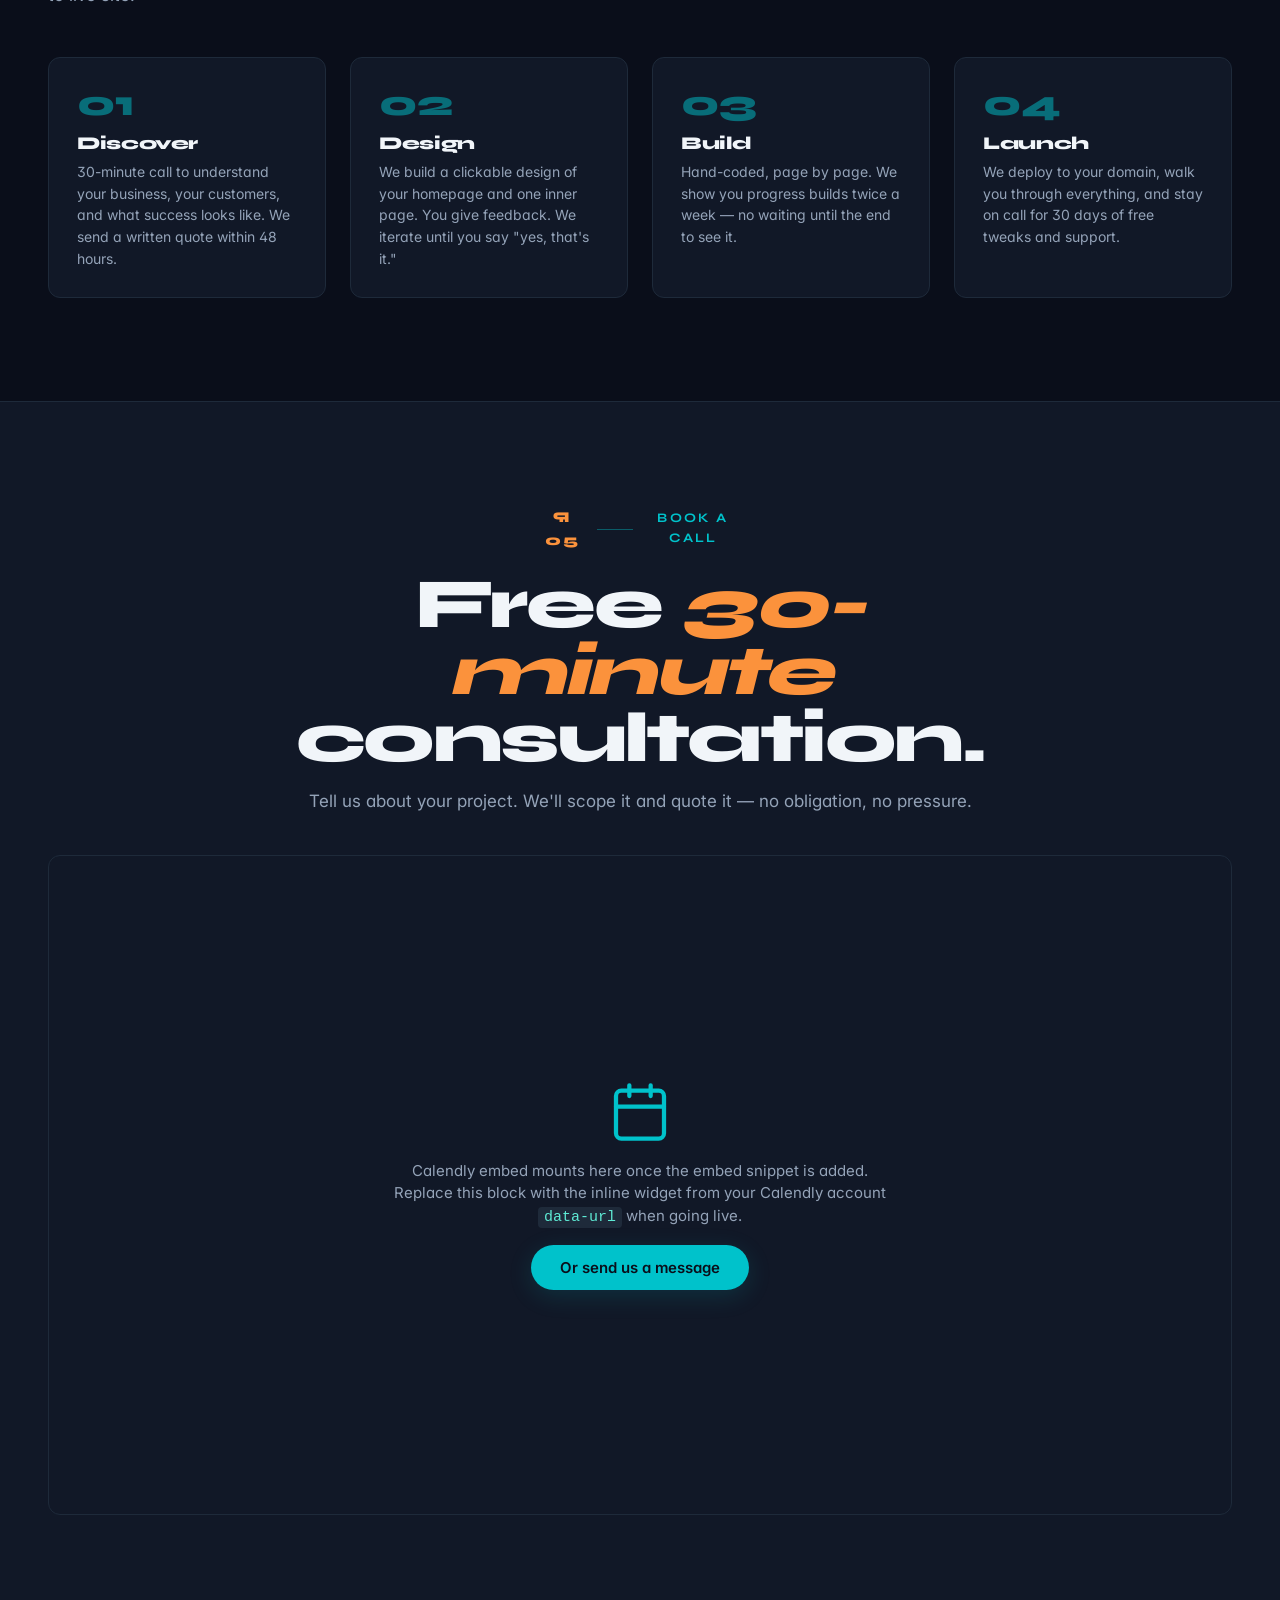
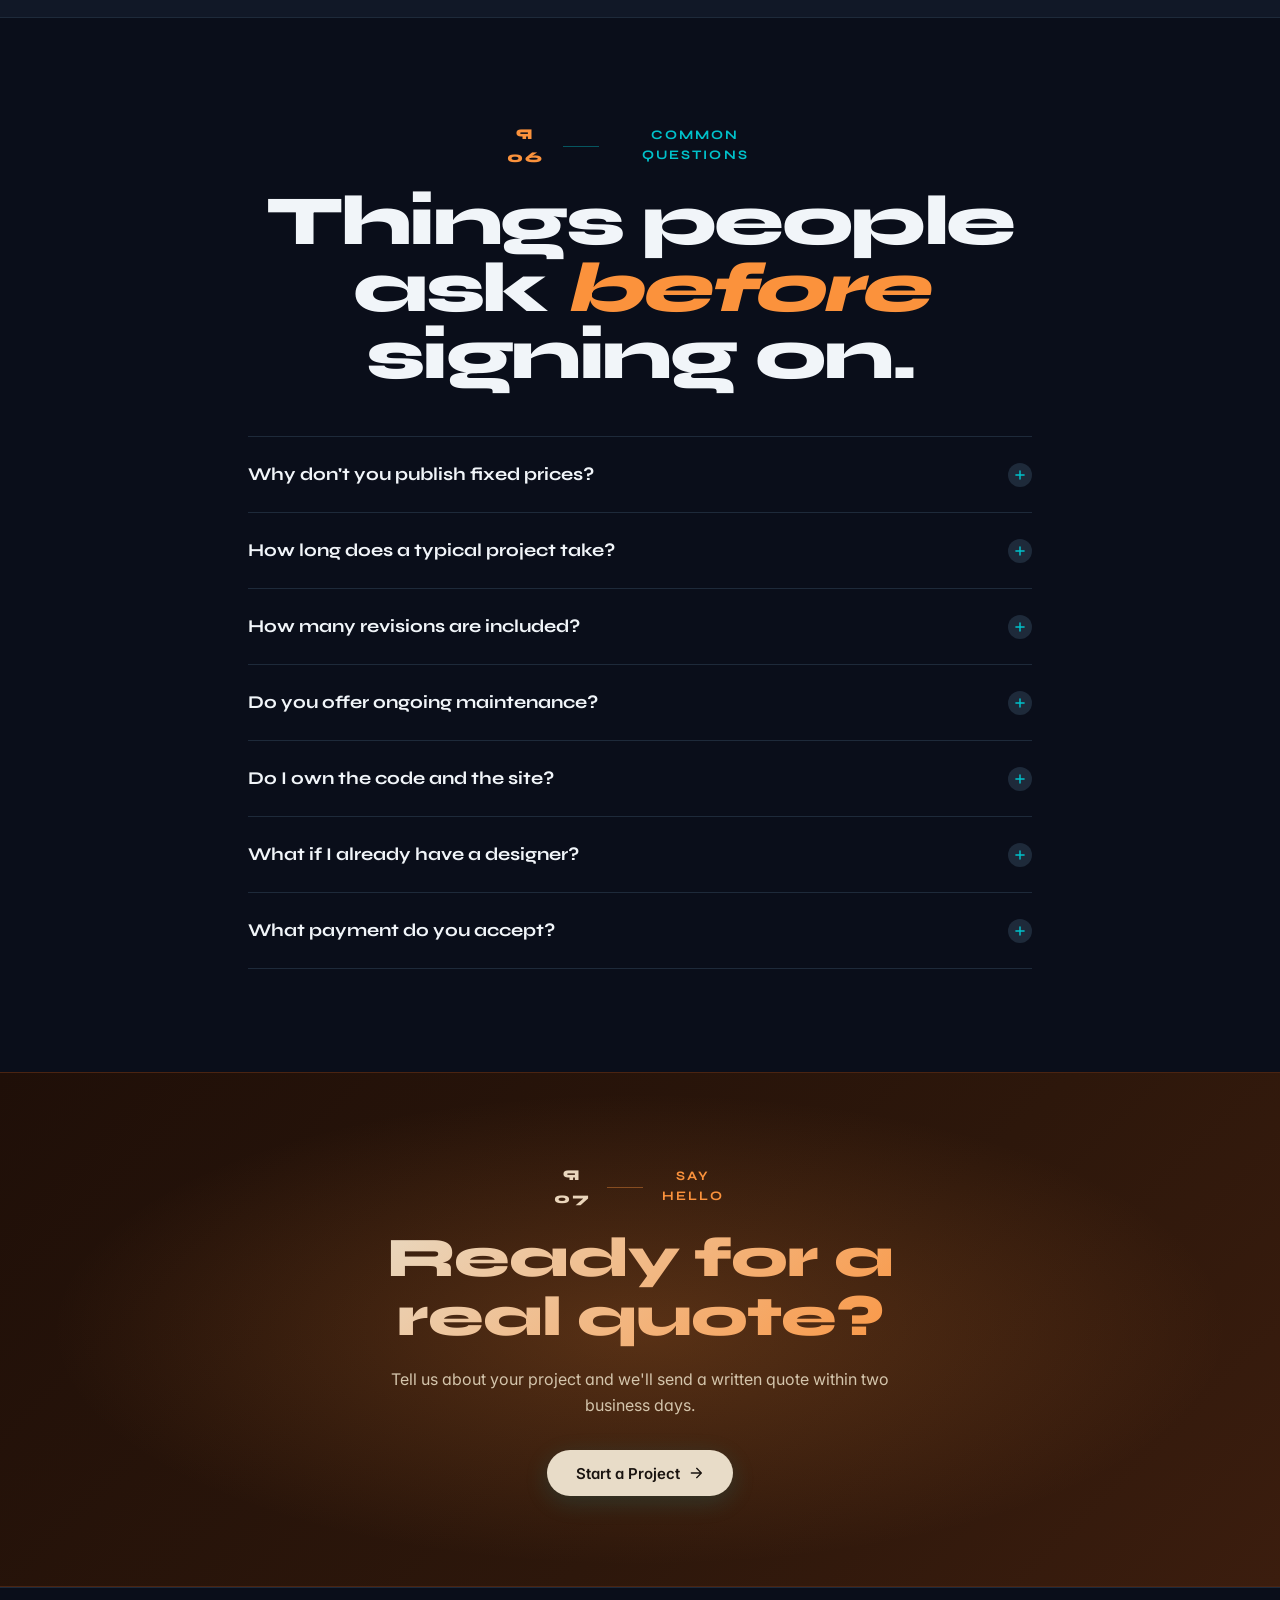
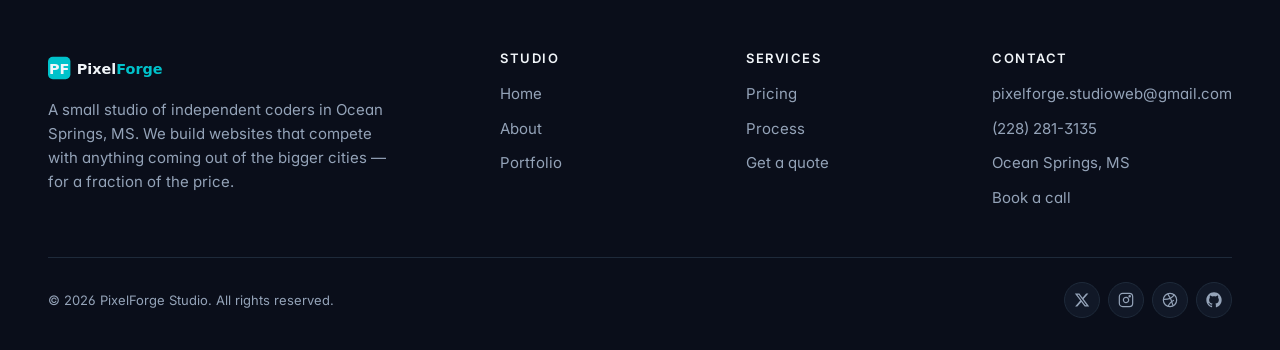
<file: pricing.html>
<!DOCTYPE html>
<html lang="en">
<head>
  <meta charset="UTF-8" />
  <meta name="viewport" content="width=device-width, initial-scale=1, viewport-fit=cover" />
  <title>Pricing — PixelForge</title>
  <meta name="description" content="Every PixelForge project is custom-quoted. See the six factors that shape the price, what's always included, and how we work — no fixed tiers, no surprise fees." />
  <meta name="theme-color" content="#0A0E1A" />
  <link rel="icon" type="image/svg+xml" href="assets/logo/favicon.svg" />

  <link rel="preconnect" href="https://fonts.googleapis.com" />
  <link rel="preconnect" href="https://fonts.gstatic.com" crossorigin />
  <link href="https://fonts.googleapis.com/css2?family=Inter:wght@400;500;600;700&family=Syne:wght@700;800&display=swap" rel="stylesheet" />

  <link rel="stylesheet" href="css/styles.css" />
</head>
<body>

  <!-- Reading progress -->
  <div class="reading-bar" aria-hidden="true"><div class="reading-bar__fill"></div></div>

  <!-- === HEADER === -->
  <header class="site-header">
    <div class="container-x site-header__inner">
      <a href="index.html" aria-label="PixelForge home" style="display:flex; align-items:center;">
        <img src="assets/logo/logo.svg" alt="PixelForge" style="height:34px; width:auto;" />
      </a>
      <nav class="site-nav" aria-label="Primary">
        <a href="index.html" class="nav-link">Home</a>
        <a href="pricing.html" class="nav-link active">Pricing</a>
        <a href="portfolio.html" class="nav-link">Portfolio</a>
        <a href="about.html" class="nav-link">About</a>
        <a href="contact.html" class="nav-link">Contact</a>
      </nav>
      <div style="display:flex; align-items:center; gap:0.75rem;">
        <a href="contact.html" class="btn btn-primary btn-sm hidden md:inline-flex" data-magnetic>Start a Project</a>
        <button class="nav-burger" data-nav-burger aria-label="Open navigation" aria-expanded="false" aria-controls="nav-drawer">
          <svg class="ico" viewBox="0 0 24 24" fill="none" stroke="currentColor" stroke-width="2" stroke-linecap="round"><path d="M4 7h16M4 12h16M4 17h16"/></svg>
        </button>
      </div>
    </div>
  </header>

  <div class="nav-overlay" aria-hidden="true"></div>
  <aside class="nav-drawer" id="nav-drawer" aria-label="Mobile navigation">
    <div class="nav-drawer__head">
      <img src="assets/logo/logo.svg" alt="PixelForge" style="height:28px;" />
      <button class="nav-burger" data-nav-close aria-label="Close navigation">
        <svg class="ico" viewBox="0 0 24 24" fill="none" stroke="currentColor" stroke-width="2" stroke-linecap="round"><path d="M6 6l12 12M6 18L18 6"/></svg>
      </button>
    </div>
    <a href="index.html" class="nav-link">Home</a>
    <a href="pricing.html" class="nav-link active">Pricing</a>
    <a href="portfolio.html" class="nav-link">Portfolio</a>
    <a href="about.html" class="nav-link">About</a>
    <a href="contact.html" class="nav-link">Contact</a>
    <a href="contact.html" class="btn btn-primary" data-magnetic style="margin-top:1rem;">Start a Project</a>
  </aside>
  <!-- === /HEADER === -->

  <main>
    <!-- PAGE HERO -->
    <section class="page-hero grain">
      <div class="container-x">
        <span class="pilcrow">
          <span class="pilcrow__num">¶ 01</span>
          <span class="pilcrow__rule"></span>
          <span>Pricing</span>
        </span>
        <h1 class="editorial-title" style="margin-bottom:1.25rem;">
          Custom-quoted. <em>Always.</em>
        </h1>
        <p class="page-hero__lede">
          Every project gets its own quote because every business is different.
          We scope the work — pages, design depth, integrations — and send you one honest number.
          No fixed tiers, no surprise fees, ever.
        </p>
      </div>
    </section>

    <!-- HOW WE PRICE -->
    <section class="section">
      <div class="container-x">
        <div class="reveal" style="max-width:46rem;">
          <span class="pilcrow">
            <span class="pilcrow__num">¶ 02</span>
            <span class="pilcrow__rule"></span>
            <span>How we price</span>
          </span>
          <h2 class="editorial-title">
            Six factors <em>shape</em> the price.
          </h2>
          <p class="section-lede" style="margin-top:1rem;">Here's exactly what we ask about during your discovery call. The more your project leans toward the right of each scale, the higher the quote. No mystery, no surprises.</p>
        </div>

        <div class="complexity-grid">
          <!-- 1: Pages -->
          <div class="complexity-card reveal" data-delay="0ms">
            <div class="complexity-card__icon">
              <svg viewBox="0 0 24 24" fill="none" stroke="currentColor" stroke-width="1.8" stroke-linecap="round" stroke-linejoin="round"><path d="M14 2H6a2 2 0 0 0-2 2v16a2 2 0 0 0 2 2h12a2 2 0 0 0 2-2V8z"/><polyline points="14 2 14 8 20 8"/></svg>
            </div>
            <h3>Number of pages</h3>
            <p>A one-page landing site is faster to build than a 15-page directory. We count what you actually need.</p>
            <div class="complexity-scale">
              <span class="scale-label">1–3</span>
              <div class="scale-track"><div class="scale-fill" data-fill="20"></div></div>
              <span class="scale-label">9+</span>
            </div>
            <span class="complexity-range">1 page &nbsp;→&nbsp; 15+ pages</span>
          </div>

          <!-- 2: Design approach -->
          <div class="complexity-card reveal" data-delay="80ms">
            <div class="complexity-card__icon">
              <svg viewBox="0 0 24 24" fill="none" stroke="currentColor" stroke-width="1.8" stroke-linecap="round" stroke-linejoin="round"><circle cx="13.5" cy="6.5" r=".5" fill="currentColor"/><circle cx="17.5" cy="10.5" r=".5" fill="currentColor"/><circle cx="8.5" cy="7.5" r=".5" fill="currentColor"/><circle cx="6.5" cy="12.5" r=".5" fill="currentColor"/><path d="M12 2C6.5 2 2 6.5 2 12s4.5 10 10 10c.926 0 1.648-.746 1.648-1.688 0-.437-.18-.835-.437-1.125-.29-.289-.438-.652-.438-1.125a1.64 1.64 0 0 1 1.668-1.668h1.996c3.051 0 5.555-2.503 5.555-5.554C21.965 6.012 17.461 2 12 2z"/></svg>
            </div>
            <h3>Design approach</h3>
            <p>Refined template-based design takes hours. A fully custom, brand-led look with original illustrations takes weeks.</p>
            <div class="complexity-scale">
              <span class="scale-label">Template</span>
              <div class="scale-track"><div class="scale-fill" data-fill="50"></div></div>
              <span class="scale-label">Bespoke</span>
            </div>
            <span class="complexity-range">Template-inspired &nbsp;→&nbsp; Brand-led custom</span>
          </div>

          <!-- 3: CMS / editing -->
          <div class="complexity-card reveal" data-delay="160ms">
            <div class="complexity-card__icon">
              <svg viewBox="0 0 24 24" fill="none" stroke="currentColor" stroke-width="1.8" stroke-linecap="round" stroke-linejoin="round"><path d="M12 20h9"/><path d="M16.5 3.5a2.121 2.121 0 0 1 3 3L7 19l-4 1 1-4z"/></svg>
            </div>
            <h3>CMS &amp; editing</h3>
            <p>Static HTML is fastest. A light CMS lets you edit copy and images yourself. A full CMS adds reusable blocks and team workflows.</p>
            <div class="complexity-scale">
              <span class="scale-label">None</span>
              <div class="scale-track"><div class="scale-fill" data-fill="40"></div></div>
              <span class="scale-label">Full CMS</span>
            </div>
            <span class="complexity-range">Static &nbsp;→&nbsp; Full CMS</span>
          </div>

          <!-- 4: E-commerce -->
          <div class="complexity-card reveal" data-delay="0ms">
            <div class="complexity-card__icon">
              <svg viewBox="0 0 24 24" fill="none" stroke="currentColor" stroke-width="1.8" stroke-linecap="round" stroke-linejoin="round"><circle cx="9" cy="21" r="1"/><circle cx="20" cy="21" r="1"/><path d="M1 1h4l2.68 13.39a2 2 0 0 0 2 1.61h9.72a2 2 0 0 0 2-1.61L23 6H6"/></svg>
            </div>
            <h3>E-commerce</h3>
            <p>No store? No charge for one. A small catalog adds modest scope. A full storefront with inventory, shipping, and tax adds real work.</p>
            <div class="complexity-scale">
              <span class="scale-label">None</span>
              <div class="scale-track"><div class="scale-fill" data-fill="80"></div></div>
              <span class="scale-label">Full store</span>
            </div>
            <span class="complexity-range">No store &nbsp;→&nbsp; Unlimited + integrations</span>
          </div>

          <!-- 5: Custom animations -->
          <div class="complexity-card reveal" data-delay="80ms">
            <div class="complexity-card__icon">
              <svg viewBox="0 0 24 24" fill="none" stroke="currentColor" stroke-width="1.8" stroke-linecap="round" stroke-linejoin="round"><polyline points="22 12 18 12 15 21 9 3 6 12 2 12"/></svg>
            </div>
            <h3>Custom animations</h3>
            <p>Subtle fades and hovers are baked in. Scroll-driven storytelling, parallax, or motion design takes real engineering time.</p>
            <div class="complexity-scale">
              <span class="scale-label">Subtle</span>
              <div class="scale-track"><div class="scale-fill" data-fill="35"></div></div>
              <span class="scale-label">Cinematic</span>
            </div>
            <span class="complexity-range">Tasteful motion &nbsp;→&nbsp; Full motion design</span>
          </div>

          <!-- 6: Integrations -->
          <div class="complexity-card reveal" data-delay="160ms">
            <div class="complexity-card__icon">
              <svg viewBox="0 0 24 24" fill="none" stroke="currentColor" stroke-width="1.8" stroke-linecap="round" stroke-linejoin="round"><path d="M10 13a5 5 0 0 0 7.54.54l3-3a5 5 0 0 0-7.07-7.07l-1.72 1.71"/><path d="M14 11a5 5 0 0 0-7.54-.54l-3 3a5 5 0 0 0 7.07 7.07l1.71-1.71"/></svg>
            </div>
            <h3>Integrations</h3>
            <p>A contact form is always included. Booking widgets, payment processors, CRMs, and analytics dashboards each add scope.</p>
            <div class="complexity-scale">
              <span class="scale-label">None</span>
              <div class="scale-track"><div class="scale-fill" data-fill="55"></div></div>
              <span class="scale-label">Many</span>
            </div>
            <span class="complexity-range">Contact form &nbsp;→&nbsp; Multiple custom</span>
          </div>
        </div>

        <div class="reveal pricing-closer">
          <p>No menus. No tiers. Tell us what you need and we'll send a real, written quote — usually within 48 hours.</p>
          <a href="contact.html" class="btn btn-primary" data-magnetic>
            Get your quote
            <svg class="ico-sm" viewBox="0 0 24 24" fill="none" stroke="currentColor" stroke-width="2" stroke-linecap="round" stroke-linejoin="round"><path d="M5 12h14M13 5l7 7-7 7"/></svg>
          </a>
        </div>
      </div>
    </section>

    <!-- Ribbon transition -->
    <div class="ribbon" aria-hidden="true">
      <div class="ribbon__track">
        <div>
          <span>Free consultation</span><span class="ribbon__star"></span>
          <span>Written quote in 48 hours</span><span class="ribbon__star"></span>
          <span>Fixed-price, no scope creep</span><span class="ribbon__star"></span>
          <span>50/50 payment</span><span class="ribbon__star"></span>
          <span>30 days post-launch support</span><span class="ribbon__star"></span>
        </div>
        <div>
          <span>Free consultation</span><span class="ribbon__star"></span>
          <span>Written quote in 48 hours</span><span class="ribbon__star"></span>
          <span>Fixed-price, no scope creep</span><span class="ribbon__star"></span>
          <span>50/50 payment</span><span class="ribbon__star"></span>
          <span>30 days post-launch support</span><span class="ribbon__star"></span>
        </div>
      </div>
    </div>

    <!-- WHAT'S INCLUDED — sand section -->
    <section class="section--sand grain" style="padding:clamp(4rem, 7vw, 6rem) 0;">
      <div class="container-x">
        <div class="reveal" style="max-width:46rem; margin-bottom:3rem;">
          <span class="pilcrow">
            <span class="pilcrow__num">¶ 03</span>
            <span class="pilcrow__rule"></span>
            <span>Every project</span>
          </span>
          <h2 class="editorial-title">
            What's <em>always</em> <span class="ul">included</span>.
          </h2>
          <p class="section-lede" style="margin-top:1rem; color:#594B3A;">No matter the project size, you get these standard. Always.</p>
        </div>

        <div class="features-grid">
          <div class="feature reveal" data-delay="0ms">
            <div class="feature__icon">
              <svg class="ico" viewBox="0 0 24 24" fill="none" stroke="currentColor" stroke-width="1.8" stroke-linecap="round" stroke-linejoin="round"><rect x="5" y="2" width="14" height="20" rx="2"/><path d="M12 18h.01"/></svg>
            </div>
            <div>
              <h3 class="feature__title">Mobile-first build</h3>
              <p class="feature__body">Designed for phones first, scaled up. Tested at four breakpoints before you ever see it.</p>
            </div>
          </div>

          <div class="feature reveal" data-delay="60ms">
            <div class="feature__icon">
              <svg class="ico" viewBox="0 0 24 24" fill="none" stroke="currentColor" stroke-width="1.8" stroke-linecap="round" stroke-linejoin="round"><circle cx="11" cy="11" r="8"/><path d="M21 21l-4.35-4.35"/></svg>
            </div>
            <div>
              <h3 class="feature__title">SEO foundations</h3>
              <p class="feature__body">Semantic HTML, meta tags, sitemap, structured data. The basics done right so search engines can read you.</p>
            </div>
          </div>

          <div class="feature reveal" data-delay="120ms">
            <div class="feature__icon">
              <svg class="ico" viewBox="0 0 24 24" fill="none" stroke="currentColor" stroke-width="1.8" stroke-linecap="round" stroke-linejoin="round"><path d="M3 7l9 6 9-6"/><path d="M3 7v10a2 2 0 002 2h14a2 2 0 002-2V7"/><path d="M3 7l9-4 9 4"/></svg>
            </div>
            <div>
              <h3 class="feature__title">Contact form</h3>
              <p class="feature__body">Wired up via Netlify Forms with spam protection. Submissions land in your inbox automatically.</p>
            </div>
          </div>

          <div class="feature reveal" data-delay="180ms">
            <div class="feature__icon">
              <svg class="ico" viewBox="0 0 24 24" fill="none" stroke="currentColor" stroke-width="1.8" stroke-linecap="round" stroke-linejoin="round"><path d="M21 12a9 9 0 11-18 0 9 9 0 0118 0z"/><path d="M13 2L3 14h9l-1 8 10-12h-9l1-8z" transform="scale(0.5) translate(12 8)" opacity="0.5"/></svg>
            </div>
            <div>
              <h3 class="feature__title">Sub-2-second load times</h3>
              <p class="feature__body">Hand-coded, no bloat, optimized assets. Most of our sites score 95+ on PageSpeed Insights.</p>
            </div>
          </div>

          <div class="feature reveal" data-delay="240ms">
            <div class="feature__icon">
              <svg class="ico" viewBox="0 0 24 24" fill="none" stroke="currentColor" stroke-width="1.8" stroke-linecap="round" stroke-linejoin="round"><path d="M12 22s8-4 8-10V5l-8-3-8 3v7c0 6 8 10 8 10z"/></svg>
            </div>
            <div>
              <h3 class="feature__title">Hosting guidance</h3>
              <p class="feature__body">We set up your site on Netlify and walk you through the dashboard. You own everything — no platform lock-in.</p>
            </div>
          </div>

          <div class="feature reveal" data-delay="300ms">
            <div class="feature__icon">
              <svg class="ico" viewBox="0 0 24 24" fill="none" stroke="currentColor" stroke-width="1.8" stroke-linecap="round" stroke-linejoin="round"><path d="M22 16.92v3a2 2 0 01-2.18 2 19.79 19.79 0 01-8.63-3.07 19.5 19.5 0 01-6-6A19.79 19.79 0 012.12 4.18 2 2 0 014.11 2h3a2 2 0 012 1.72 12.84 12.84 0 00.7 2.81 2 2 0 01-.45 2.11L8.09 9.91a16 16 0 006 6l1.27-1.27a2 2 0 012.11-.45 12.84 12.84 0 002.81.7A2 2 0 0122 16.92z"/></svg>
            </div>
            <div>
              <h3 class="feature__title">30 days of support</h3>
              <p class="feature__body">Free tweaks, fixes, and copy changes for a month after launch. Most clients use about half of it.</p>
            </div>
          </div>
        </div>
      </div>
    </section>

    <!-- PROCESS TIMELINE -->
    <section class="section">
      <div class="container-x">
        <div class="reveal" style="max-width:46rem; margin-bottom:3rem;">
          <span class="pilcrow">
            <span class="pilcrow__num">¶ 04</span>
            <span class="pilcrow__rule"></span>
            <span>The process</span>
          </span>
          <h2 class="editorial-title">
            Four <em>steps</em>. Three to six weeks.
          </h2>
          <p class="section-lede" style="margin-top:1rem;">No mystery, no surprises. Here's exactly how a PixelForge project moves from first call to live site.</p>
        </div>

        <div class="process">
          <div class="process__step reveal" data-delay="0ms">
            <h3>Discover</h3>
            <p>30-minute call to understand your business, your customers, and what success looks like. We send a written quote within 48 hours.</p>
          </div>
          <div class="process__step reveal" data-delay="100ms">
            <h3>Design</h3>
            <p>We build a clickable design of your homepage and one inner page. You give feedback. We iterate until you say "yes, that's it."</p>
          </div>
          <div class="process__step reveal" data-delay="200ms">
            <h3>Build</h3>
            <p>Hand-coded, page by page. We show you progress builds twice a week — no waiting until the end to see it.</p>
          </div>
          <div class="process__step reveal" data-delay="300ms">
            <h3>Launch</h3>
            <p>We deploy to your domain, walk you through everything, and stay on call for 30 days of free tweaks and support.</p>
          </div>
        </div>
      </div>
    </section>

    <!-- CALENDLY -->
    <section class="section section--surface">
      <div class="container-x">
        <div class="reveal" style="text-align:center; max-width:46rem; margin:0 auto 2.5rem;">
          <span class="pilcrow" style="justify-content:center;">
            <span class="pilcrow__num">¶ 05</span>
            <span class="pilcrow__rule"></span>
            <span>Book a call</span>
          </span>
          <h2 class="editorial-title" style="margin:0 auto 1rem;">
            Free <em>30-minute</em> consultation.
          </h2>
          <p style="color:var(--color-muted); font-size:1.0625rem; line-height:1.6;">Tell us about your project. We'll scope it and quote it — no obligation, no pressure.</p>
        </div>
        <div class="calendly-wrap reveal" style="text-align:center; display:flex; align-items:center; justify-content:center; flex-direction:column; gap:1rem; padding:3rem 1.5rem;">
          <svg viewBox="0 0 24 24" fill="none" stroke="currentColor" stroke-width="1.6" stroke-linecap="round" stroke-linejoin="round" style="width:64px; height:64px; color:var(--color-teal);"><rect x="3" y="4" width="18" height="18" rx="2"/><path d="M16 2v4M8 2v4M3 10h18"/></svg>
          <p style="color:var(--color-muted); font-size:0.9375rem; max-width:32rem;">
            Calendly embed mounts here once the embed snippet is added.
            Replace this block with the inline widget from your Calendly account
            <code style="background:var(--color-surface-hi); padding:2px 6px; border-radius:4px; color:var(--color-teal-light);">data-url</code> when going live.
          </p>
          <a href="contact.html" class="btn btn-primary" data-magnetic>Or send us a message</a>
        </div>
      </div>
    </section>

    <!-- FAQ -->
    <section class="section">
      <div class="container-x" style="max-width:880px;">
        <div class="reveal" style="text-align:center; margin-bottom:3rem;">
          <span class="pilcrow" style="justify-content:center;">
            <span class="pilcrow__num">¶ 06</span>
            <span class="pilcrow__rule"></span>
            <span>Common questions</span>
          </span>
          <h2 class="editorial-title" style="margin:0 auto;">
            Things people ask <em>before</em> signing on.
          </h2>
        </div>

        <div class="reveal">
          <div class="faq-item">
            <button class="faq-question" type="button">
              <span>Why don't you publish fixed prices?</span>
              <span class="faq-question__icon"><svg viewBox="0 0 24 24" width="14" height="14" fill="none" stroke="currentColor" stroke-width="2.5" stroke-linecap="round"><path d="M12 5v14M5 12h14"/></svg></span>
            </button>
            <div class="faq-answer"><div class="faq-answer-inner">Because the price is mostly driven by what your business actually needs, not by which "package" we want to sell. A four-page brochure site for a local plumber is a different project than a custom-stack e-commerce store. We quote the work, not a tier.</div></div>
          </div>

          <div class="faq-item">
            <button class="faq-question" type="button">
              <span>How long does a typical project take?</span>
              <span class="faq-question__icon"><svg viewBox="0 0 24 24" width="14" height="14" fill="none" stroke="currentColor" stroke-width="2.5" stroke-linecap="round"><path d="M12 5v14M5 12h14"/></svg></span>
            </button>
            <div class="faq-answer"><div class="faq-answer-inner">Three to six weeks for most marketing sites once we get going. E-commerce and custom builds take longer — usually six to ten weeks. We'll commit to a launch date in writing once we've scoped the project.</div></div>
          </div>

          <div class="faq-item">
            <button class="faq-question" type="button">
              <span>How many revisions are included?</span>
              <span class="faq-question__icon"><svg viewBox="0 0 24 24" width="14" height="14" fill="none" stroke="currentColor" stroke-width="2.5" stroke-linecap="round"><path d="M12 5v14M5 12h14"/></svg></span>
            </button>
            <div class="faq-answer"><div class="faq-answer-inner">Unlimited revisions inside each phase. We don't nickel-and-dime you for moving a button two pixels. What we do is set clear sign-off points so the project keeps moving forward instead of looping forever.</div></div>
          </div>

          <div class="faq-item">
            <button class="faq-question" type="button">
              <span>Do you offer ongoing maintenance?</span>
              <span class="faq-question__icon"><svg viewBox="0 0 24 24" width="14" height="14" fill="none" stroke="currentColor" stroke-width="2.5" stroke-linecap="round"><path d="M12 5v14M5 12h14"/></svg></span>
            </button>
            <div class="faq-answer"><div class="faq-answer-inner">Yes — but we won't push it. Most of our sites are static and don't need much. We offer hourly retainers and small monthly care plans for clients who want them, quoted based on what your site actually needs.</div></div>
          </div>

          <div class="faq-item">
            <button class="faq-question" type="button">
              <span>Do I own the code and the site?</span>
              <span class="faq-question__icon"><svg viewBox="0 0 24 24" width="14" height="14" fill="none" stroke="currentColor" stroke-width="2.5" stroke-linecap="round"><path d="M12 5v14M5 12h14"/></svg></span>
            </button>
            <div class="faq-answer"><div class="faq-answer-inner">Completely. The code, the domain, the hosting account — all yours. We hand over a clean Git repository and a guide to redeploying if you ever need to. No vendor lock-in, ever.</div></div>
          </div>

          <div class="faq-item">
            <button class="faq-question" type="button">
              <span>What if I already have a designer?</span>
              <span class="faq-question__icon"><svg viewBox="0 0 24 24" width="14" height="14" fill="none" stroke="currentColor" stroke-width="2.5" stroke-linecap="round"><path d="M12 5v14M5 12h14"/></svg></span>
            </button>
            <div class="faq-answer"><div class="faq-answer-inner">Great — we love working with existing design teams. Send us your Figma files and we'll quote the build only. Build-only projects typically save 25–35% off the standard rate.</div></div>
          </div>

          <div class="faq-item">
            <button class="faq-question" type="button">
              <span>What payment do you accept?</span>
              <span class="faq-question__icon"><svg viewBox="0 0 24 24" width="14" height="14" fill="none" stroke="currentColor" stroke-width="2.5" stroke-linecap="round"><path d="M12 5v14M5 12h14"/></svg></span>
            </button>
            <div class="faq-answer"><div class="faq-answer-inner">50% upfront to get started, 50% on launch. We accept ACH, credit card (Stripe), or check. For larger custom builds we can split into three or four milestones.</div></div>
          </div>
        </div>
      </div>
    </section>

    <!-- CTA BAND -->
    <section class="cta-band cta-band--sunset">
      <div class="container-x">
        <span class="pilcrow" style="justify-content:center; color:var(--color-sunset);">
          <span class="pilcrow__num" style="color:var(--color-sand);">¶ 07</span>
          <span class="pilcrow__rule"></span>
          <span>Say hello</span>
        </span>
        <h2 class="cta-band__title">Ready for a real quote?</h2>
        <p class="cta-band__sub" style="color:#D4C5AC;">Tell us about your project and we'll send a written quote within two business days.</p>
        <a href="contact.html" class="btn btn-primary" data-magnetic style="background:var(--color-sand); color:#1A1410;">
          Start a Project
          <svg class="ico-sm" viewBox="0 0 24 24" fill="none" stroke="currentColor" stroke-width="2" stroke-linecap="round" stroke-linejoin="round"><path d="M5 12h14M13 5l7 7-7 7"/></svg>
        </a>
      </div>
    </section>
  </main>

  <!-- === FOOTER === -->
  <footer class="site-footer">
    <div class="container-x">
      <div class="site-footer__grid">
        <div class="site-footer__col site-footer__brand">
          <img src="assets/logo/logo.svg" alt="PixelForge" style="height:32px; width:auto;" />
          <p>A small studio of independent coders in Ocean Springs, MS. We build websites that compete with anything coming out of the bigger cities — for a fraction of the price.</p>
        </div>
        <div class="site-footer__col">
          <h4>Studio</h4>
          <ul>
            <li><a href="index.html">Home</a></li>
            <li><a href="about.html">About</a></li>
            <li><a href="portfolio.html">Portfolio</a></li>
          </ul>
        </div>
        <div class="site-footer__col">
          <h4>Services</h4>
          <ul>
            <li><a href="pricing.html">Pricing</a></li>
            <li><a href="pricing.html">Process</a></li>
            <li><a href="contact.html">Get a quote</a></li>
          </ul>
        </div>
        <div class="site-footer__col">
          <h4>Contact</h4>
          <ul>
            <li><a href="mailto:pixelforge.studioweb@gmail.com">pixelforge.studioweb@gmail.com</a></li>
            <li><a href="tel:+12282813135">(228) 281-3135</a></li>
            <li><a href="contact.html">Ocean Springs, MS</a></li>
            <li><a href="contact.html">Book a call</a></li>
          </ul>
        </div>
      </div>
      <div class="site-footer__bottom">
        <span>© <span data-year>2026</span> PixelForge Studio. All rights reserved.</span>
        <div class="social" aria-label="Social links">
          <a href="#" aria-label="Twitter / X"><svg class="ico-sm" viewBox="0 0 24 24" fill="currentColor"><path d="M18.244 2.25h3.308l-7.227 8.26 8.502 11.24H16.17l-5.214-6.817L4.99 21.75H1.68l7.73-8.835L1.254 2.25H8.08l4.713 6.231zm-1.161 17.52h1.833L7.084 4.126H5.117z"/></svg></a>
          <a href="#" aria-label="Instagram"><svg class="ico-sm" viewBox="0 0 24 24" fill="none" stroke="currentColor" stroke-width="1.8"><rect x="2" y="2" width="20" height="20" rx="5"/><path d="M16 11.37A4 4 0 1112.63 8 4 4 0 0116 11.37z"/><circle cx="17.5" cy="6.5" r="1" fill="currentColor"/></svg></a>
          <a href="#" aria-label="Dribbble"><svg class="ico-sm" viewBox="0 0 24 24" fill="none" stroke="currentColor" stroke-width="1.8"><circle cx="12" cy="12" r="10"/><path d="M8.56 2.75c4.37 6.03 6.02 9.42 8.03 17.72M2.5 11.04c8.92.18 13.34-2.5 16-7.42m-9.43 18.15c2.06-4.95 3.74-7.5 8.93-9.42"/></svg></a>
          <a href="#" aria-label="GitHub"><svg class="ico-sm" viewBox="0 0 24 24" fill="currentColor"><path d="M12 .5C5.65.5.5 5.65.5 12c0 5.08 3.29 9.39 7.86 10.92.58.11.79-.25.79-.56v-2c-3.2.7-3.88-1.36-3.88-1.36-.52-1.33-1.27-1.69-1.27-1.69-1.04-.71.08-.7.08-.7 1.15.08 1.76 1.18 1.76 1.18 1.02 1.75 2.69 1.24 3.34.95.1-.74.4-1.24.73-1.53-2.55-.29-5.23-1.27-5.23-5.66 0-1.25.45-2.27 1.18-3.07-.12-.29-.51-1.46.11-3.04 0 0 .96-.31 3.15 1.17.91-.25 1.89-.38 2.86-.39.97 0 1.95.13 2.86.39 2.18-1.48 3.14-1.17 3.14-1.17.63 1.58.24 2.75.12 3.04.73.8 1.18 1.82 1.18 3.07 0 4.4-2.69 5.37-5.25 5.65.41.36.78 1.06.78 2.13v3.16c0 .31.2.68.79.56C20.22 21.38 23.5 17.07 23.5 12 23.5 5.65 18.35.5 12 .5z"/></svg></a>
        </div>
      </div>
    </div>
  </footer>

  <script src="https://cdn.jsdelivr.net/npm/gsap@3.12.5/dist/gsap.min.js"></script>
  <script src="js/main.js"></script>

  <!-- Calendly badge widget begin -->
  <link href="https://assets.calendly.com/assets/external/widget.css" rel="stylesheet">
  <script src="https://assets.calendly.com/assets/external/widget.js" type="text/javascript" async></script>
  <script type="text/javascript">
    (function () {
      function initCalendlyBadge() {
        Calendly.initBadgeWidget({ url: 'https://calendly.com/pixelforge-studioweb', text: 'Schedule a call with me', color: '#0069ff', textColor: '#45dcff', branding: true });
      }
      function waitForCalendly() {
        if (typeof Calendly !== 'undefined') { initCalendlyBadge(); return; }
        var tries = 0;
        var poll = setInterval(function () {
          if (typeof Calendly !== 'undefined') { clearInterval(poll); initCalendlyBadge(); }
          else if (++tries > 100) { clearInterval(poll); }
        }, 100);
      }
      if (document.readyState === 'complete') waitForCalendly();
      else window.addEventListener('load', waitForCalendly);
    })();
  </script>
  <!-- Calendly badge widget end -->
</body>
</html>
</file>
